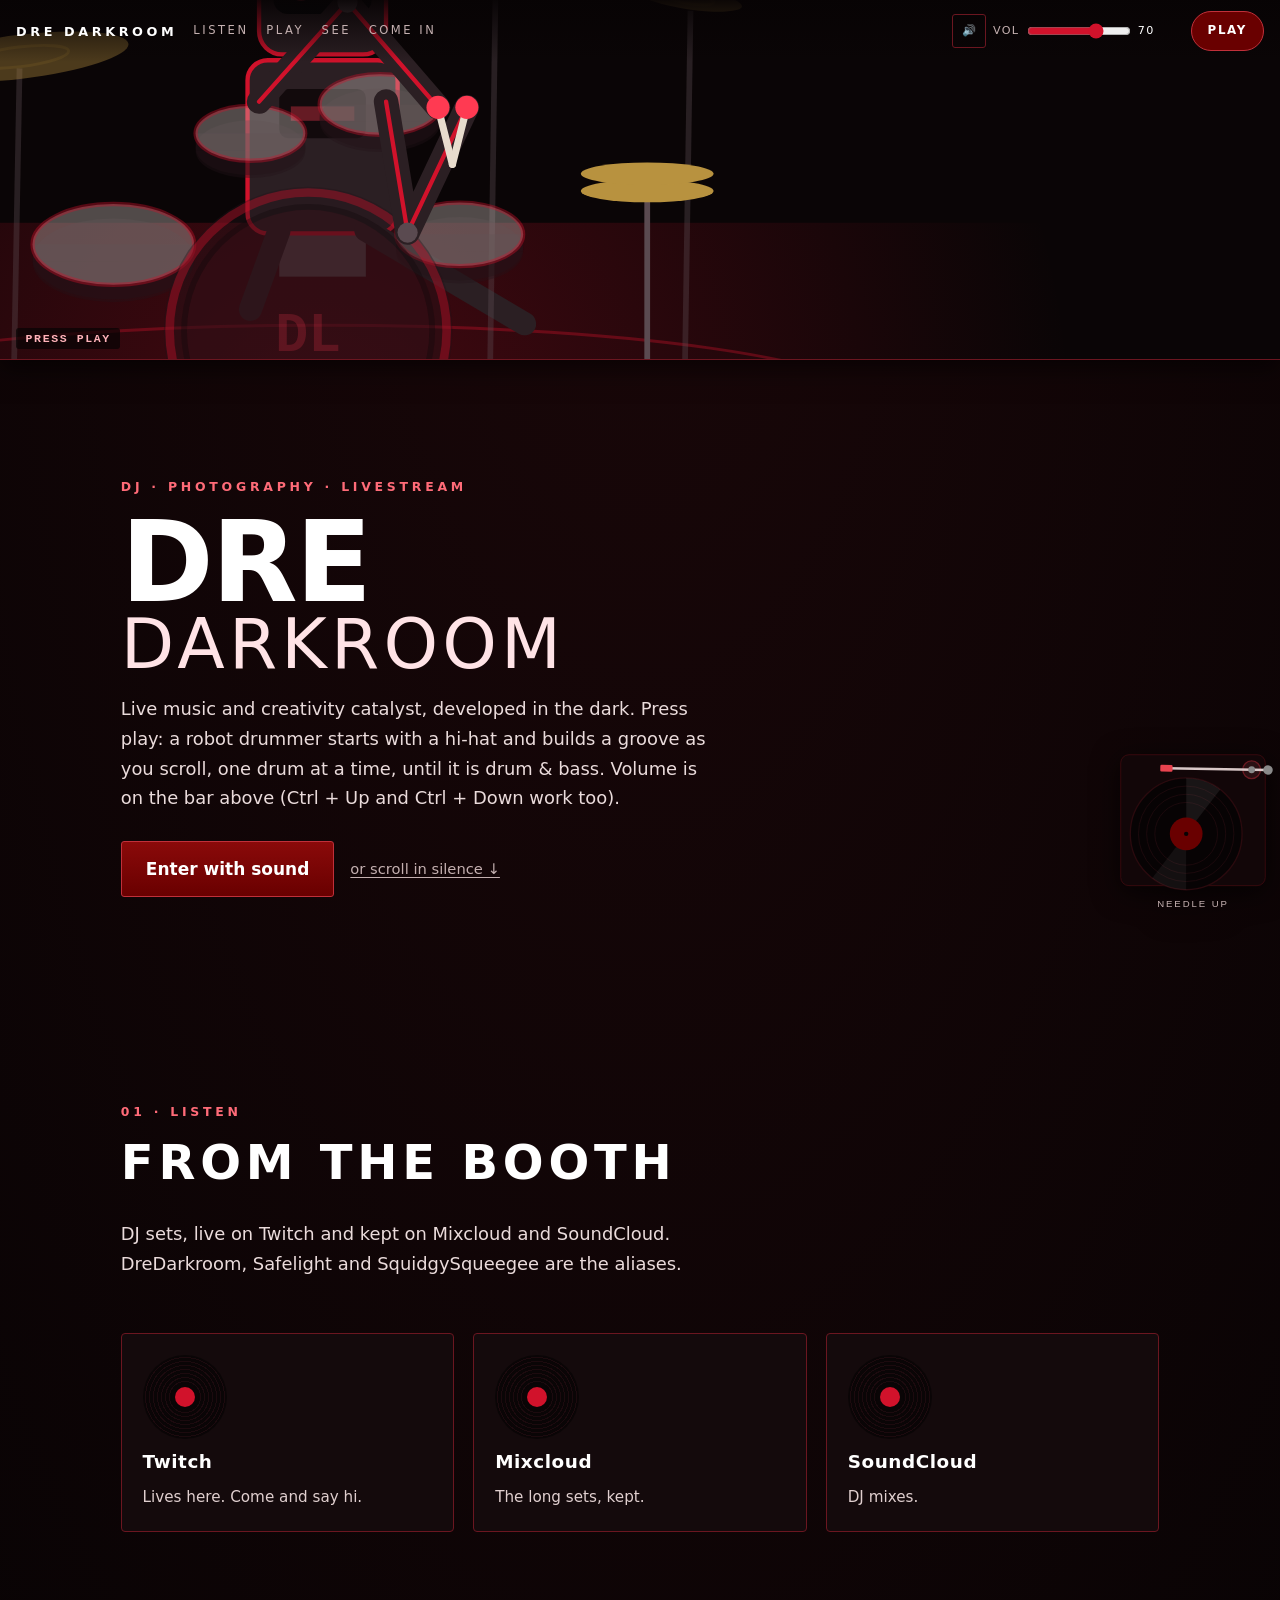
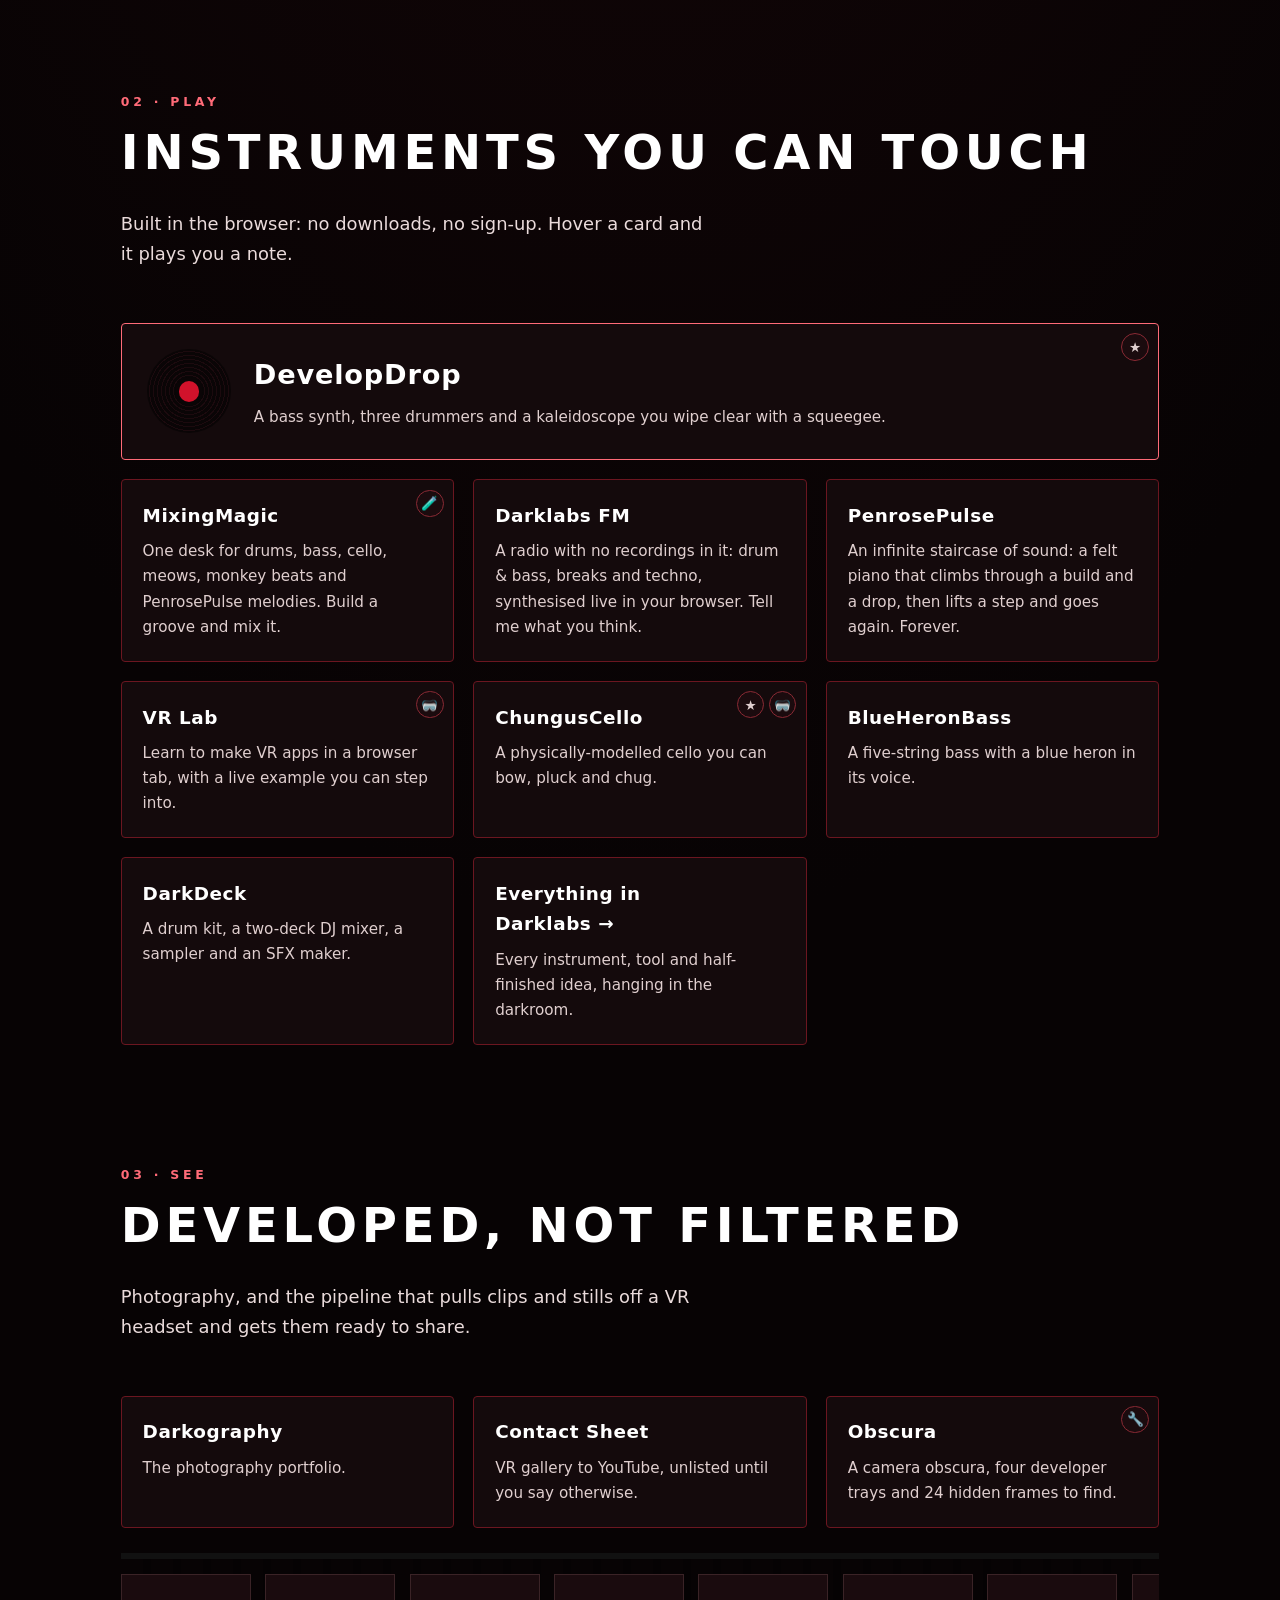
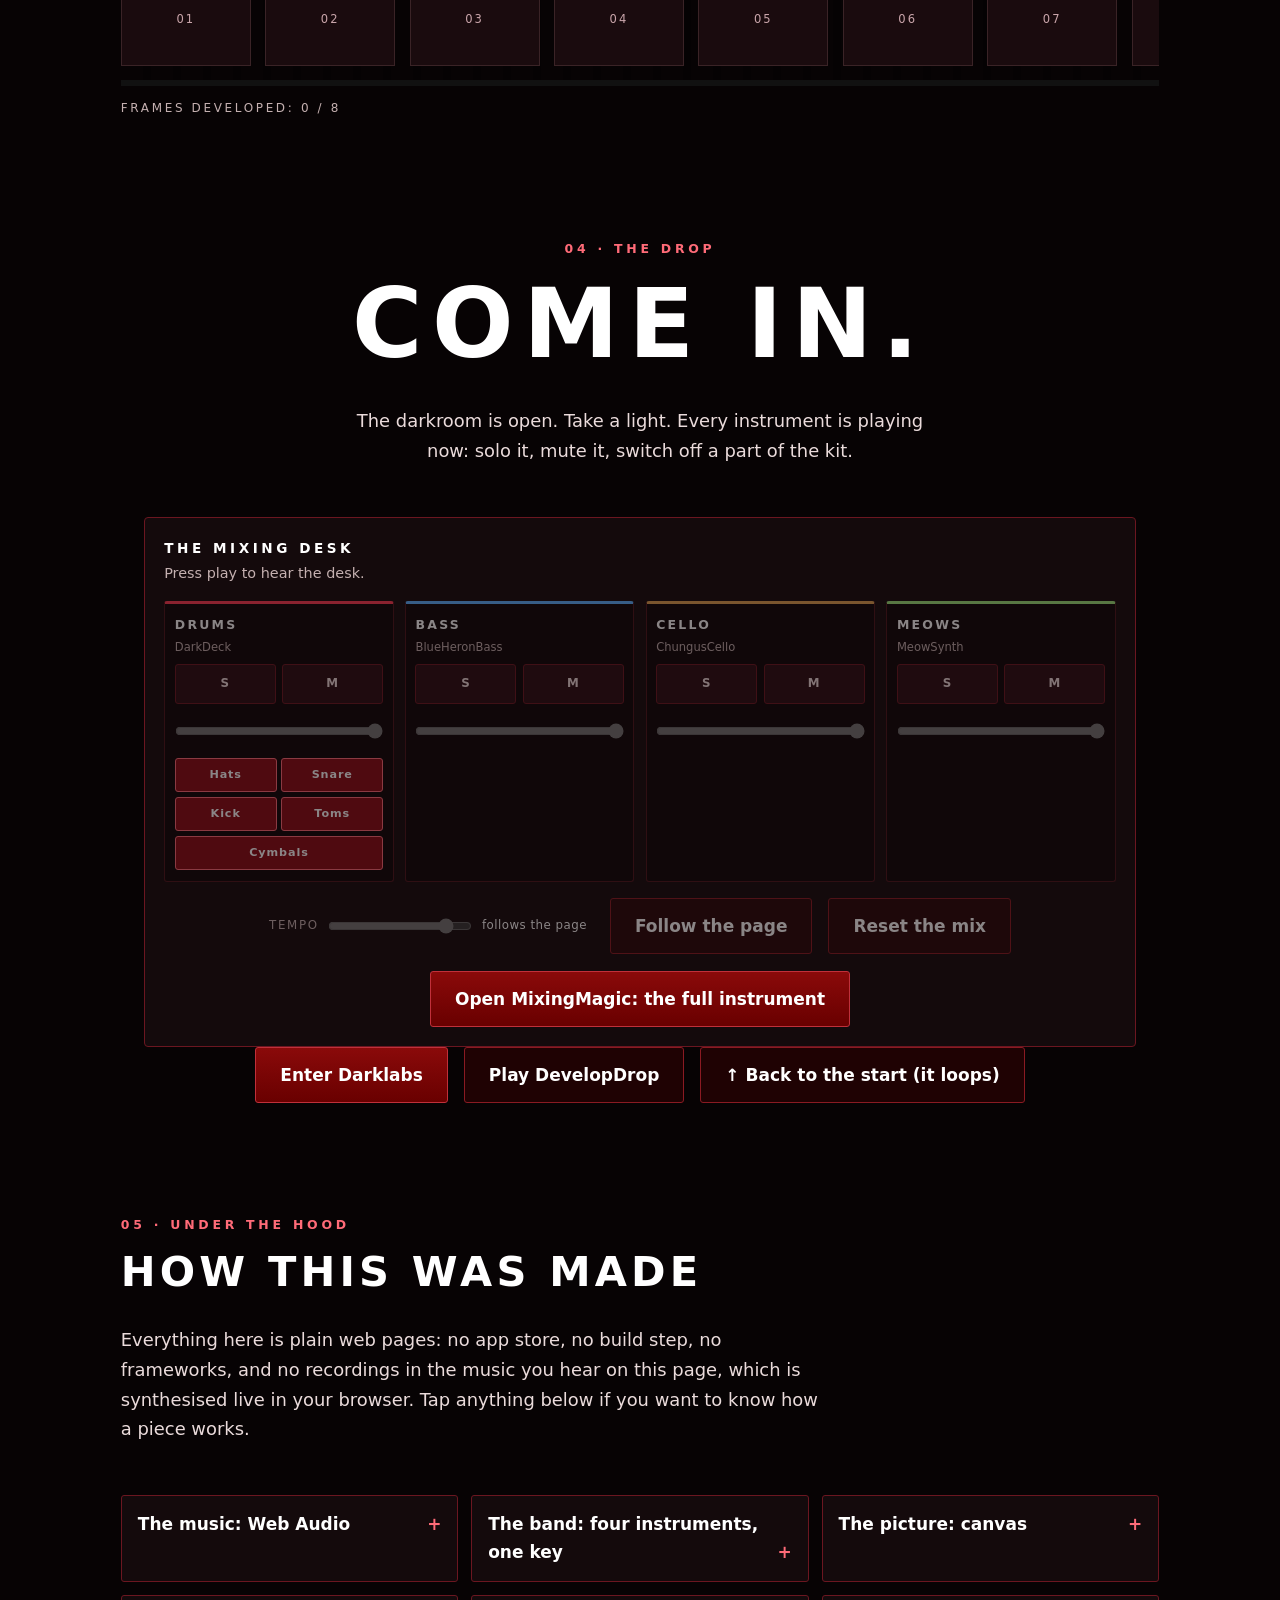
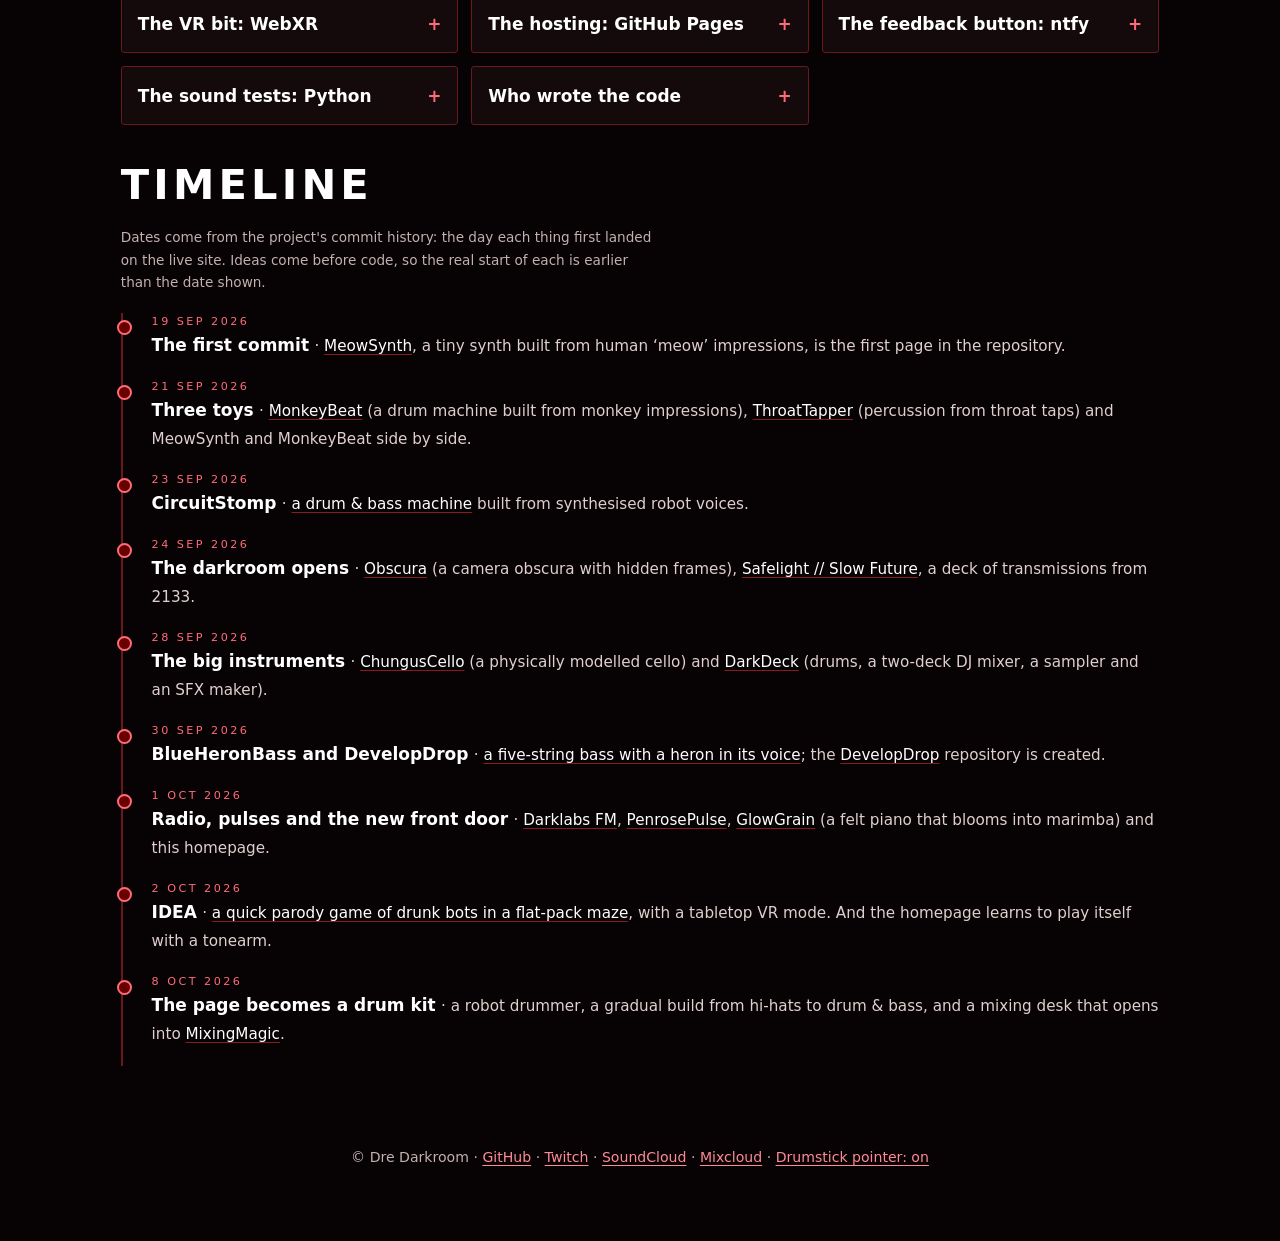
<file: index.html>
<!doctype html>
<html lang="en" data-cursor="stick">
<head>
<meta charset="UTF-8">
<meta name="viewport" content="width=device-width, initial-scale=1, viewport-fit=cover">
<meta name="color-scheme" content="dark">
<meta name="darkreader-lock">
<title>Dre Darkroom | DJ / Photography / Livestream</title>
<meta name="description" content="Dre Darkroom: DJ, photography and livestream, plus instruments and games you can play in the browser. Press play: a robot drummer builds a groove as you scroll.">
<meta name="theme-color" content="#070304">
<link rel="icon" href="data:image/svg+xml,<svg xmlns=%22http://www.w3.org/2000/svg%22 viewBox=%220 0 100 100%22><rect width=%22100%22 height=%22100%22 rx=%2214%22 fill=%22%23060607%22/><text x=%2250%22 y=%2268%22 font-size=%2258%22 font-family=%22monospace%22 font-weight=%22700%22 text-anchor=%22middle%22 fill=%22%23d1122b%22>DD</text></svg>">
<link rel="stylesheet" href="site.css">
</head>
<body>
<div class="stage" id="stage">
  <canvas id="kit" role="img" aria-label="DreDarkbot, a robot drummer, playing the kit in time with the music"></canvas>
  <header class="bar">
    <a class="logo" href="#top">DRE DARKROOM</a>
    <nav aria-label="Sections"><a href="#listen">Listen</a><a href="#play">Play</a><a href="#see">See</a><a href="#drop">Come in</a></nav>
    <div class="ctl">
      <div class="vol" role="group" aria-label="Volume"><button type="button" id="mute" aria-pressed="false" aria-label="Mute">&#128266;</button><span>Vol</span><input id="vol" type="range" min="0" max="100" value="70" aria-label="Volume. Control plus up arrow and control plus down arrow also change it."><output id="volO">70</output></div>
      <button class="snd" id="snd" type="button" aria-pressed="false">Play</button>
    </div>
  </header>
  <p class="now" id="now" aria-hidden="true">press play</p>
</div>
<main>
<section class="screen" id="top">
  <p class="eyebrow">DJ &middot; Photography &middot; Livestream</p>
  <h1>DRE<span>DARKROOM</span></h1>
  <p class="lede">Live music and creativity catalyst, developed in the dark. Press play: a robot drummer starts with a hi-hat and builds a groove as you scroll, one drum at a time, until it is drum &amp; bass. Volume is on the bar above (Ctrl + Up and Ctrl + Down work too).</p>
  <div class="row"><button class="btn" id="enter" type="button">Enter with sound</button><a class="quiet" href="#listen">or scroll in silence &darr;</a></div>
</section>

<section class="screen" id="listen">
  <p class="eyebrow">01 &middot; Listen</p>
  <h2>From the booth</h2>
  <p class="lede">DJ sets, live on Twitch and kept on Mixcloud and SoundCloud. DreDarkroom, Safelight and SquidgySqueegee are the aliases.</p>
  <div class="records">
    <a class="card" href="https://twitch.tv/dredarkroom" rel="noopener" data-n="62"><div class="disc"></div><b>Twitch</b><span>Lives here. Come and say hi.</span></a>
    <a class="card" href="https://mixcloud.com/darkroom" rel="noopener" data-n="65"><div class="disc"></div><b>Mixcloud</b><span>The long sets, kept.</span></a>
    <a class="card" href="https://soundcloud.com/dredarkroom" rel="noopener" data-n="69"><div class="disc"></div><b>SoundCloud</b><span>DJ mixes.</span></a>
  </div>
</section>

<section class="screen" id="play">
  <p class="eyebrow">02 &middot; Play</p>
  <h2>Instruments you can touch</h2>
  <p class="lede">Built in the browser: no downloads, no sign-up. Hover a card and it plays you a note.</p>
  <div class="grid">
    <a class="card hero" href="https://dredarkroom.github.io/DevelopDrop/" rel="noopener" data-n="74"><div class="disc"></div><div><span class="tags"><i class="tag" tabindex="0" role="img" aria-label="Featured" data-tip="Featured: One of the things I most want you to try.">★</i></span><b>DevelopDrop</b><span>A bass synth, three drummers and a kaleidoscope you wipe clear with a squeegee.</span></div></a>
    <a class="card" href="/darklabs/mixingmagic/" data-n="64"><span class="tags"><i class="tag" tabindex="0" role="img" aria-label="Experimental" data-tip="Experimental: A new idea I am still trying out.">🧪</i></span><b>MixingMagic</b><span>One desk for drums, bass, cello, meows, monkey beats and PenrosePulse melodies. Build a groove and mix it.</span></a>
    <a class="card" href="/darklabs/fm/" data-n="67"><b>Darklabs FM</b><span>A radio with no recordings in it: drum &amp; bass, breaks and techno, synthesised live in your browser. Tell me what you think.</span></a>
    <a class="card" href="/darklabs/penrosepulse/" data-n="62"><b>PenrosePulse</b><span>An infinite staircase of sound: a felt piano that climbs through a build and a drop, then lifts a step and goes again. Forever.</span></a>
    <a class="card" href="/darklabs/vr/" data-n="64"><span class="tags"><i class="tag" tabindex="0" role="img" aria-label="VR" data-tip="VR: Made for a headset, and it also works on a flat screen.">🥽</i></span><b>VR Lab</b><span>Learn to make VR apps in a browser tab, with a live example you can step into.</span></a>
    <a class="card" href="/darklabs/chunguscello/" data-n="57"><span class="tags"><i class="tag" tabindex="0" role="img" aria-label="Featured" data-tip="Featured: One of the things I most want you to try.">★</i><i class="tag" tabindex="0" role="img" aria-label="VR" data-tip="VR: Made for a headset, and it also works on a flat screen.">🥽</i></span><b>ChungusCello</b><span>A physically-modelled cello you can bow, pluck and chug.</span></a>
    <a class="card" href="/darklabs/blueheronbass/" data-n="45"><b>BlueHeronBass</b><span>A five-string bass with a blue heron in its voice.</span></a>
    <a class="card" href="/darklabs/drumdj/" data-n="53"><b>DarkDeck</b><span>A drum kit, a two-deck DJ mixer, a sampler and an SFX maker.</span></a>
    <a class="card" href="/darklabs/" data-n="69"><b>Everything in Darklabs &rarr;</b><span>Every instrument, tool and half-finished idea, hanging in the darkroom.</span></a>
  </div>
</section>

<section class="screen" id="see">
  <p class="eyebrow">03 &middot; See</p>
  <h2>Developed, not filtered</h2>
  <p class="lede">Photography, and the pipeline that pulls clips and stills off a VR headset and gets them ready to share.</p>
  <div class="grid">
    <a class="card" href="https://dredarkroom.github.io/darkography/" rel="noopener" data-n="72"><b>Darkography</b><span>The photography portfolio.</span></a>
    <a class="card" href="https://dredarkroom.github.io/contact-sheet/" rel="noopener" data-n="76"><b>Contact Sheet</b><span>VR gallery to YouTube, unlisted until you say otherwise.</span></a>
    <a class="card" href="/darklabs/obscura/" data-n="64"><span class="tags"><i class="tag" tabindex="0" role="img" aria-label="Work in progress" data-tip="Work in progress: Still being built: it works, but expect rough edges.">🔧</i></span><b>Obscura</b><span>A camera obscura, four developer trays and 24 hidden frames to find.</span></a>
  </div>
  <div class="strip" role="group" aria-label="A roll of eight film frames. Some are not blank."><button class="frame" type="button" data-f="1" aria-label="Film frame 01, undeveloped">01</button><button class="frame" type="button" data-f="2" aria-label="Film frame 02, undeveloped">02</button><button class="frame" type="button" data-f="3" aria-label="Film frame 03, undeveloped">03</button><button class="frame" type="button" data-f="4" aria-label="Film frame 04, undeveloped">04</button><button class="frame" type="button" data-f="5" aria-label="Film frame 05, undeveloped">05</button><button class="frame" type="button" data-f="6" aria-label="Film frame 06, undeveloped">06</button><button class="frame" type="button" data-f="7" aria-label="Film frame 07, undeveloped">07</button><button class="frame" type="button" data-f="8" aria-label="Film frame 08, undeveloped">08</button></div><p class="found-count" id="found">Frames developed: 0 / 8</p>
</section>

<section class="screen end" id="drop">
  <p class="eyebrow">04 &middot; The drop</p>
  <h2>Come in.</h2>
  <p class="lede">The darkroom is open. Take a light. Every instrument is playing now: solo it, mute it, switch off a part of the kit.</p>
  <div class="mixer idle" id="mixer" role="group" aria-label="Mix the music: level, mute and solo for each instrument"></div>
  <div id="mm" hidden></div>
  <div class="row" style="justify-content:center"><a class="btn" href="/darklabs/">Enter Darklabs</a><a class="btn ghost" href="https://dredarkroom.github.io/DevelopDrop/" rel="noopener">Play DevelopDrop</a><a class="btn ghost" href="#top">&uarr; Back to the start (it loops)</a></div>
</section>
<section class="screen how" id="how">
  <p class="eyebrow">05 &middot; Under the hood</p>
  <h2>How this was made</h2>
  <p class="lede">Everything here is plain web pages: no app store, no build step, no frameworks, and no recordings in the music you hear on this page, which is synthesised live in your browser. Tap anything below if you want to know how a piece works.</p>
  <div class="tech">
    <details><summary>The music: Web Audio</summary><p>Every sound is rendered once, when you press play, into a short <a href="https://developer.mozilla.org/en-US/docs/Web/API/Web_Audio_API" rel="noopener">Web Audio</a> buffer. Playing a note afterwards is one buffer and one volume: nothing is being synthesised while you scroll, which keeps it smooth. A small scheduler places each hit a moment ahead on the audio clock, and your scroll position decides how much of the arrangement is switched on.</p></details>
    <details><summary>The band: four instruments, one key</summary><p>The drums are <a href="/darklabs/drumdj/">DarkDeck</a>&rsquo;s own recipes. The bass is the string model from <a href="/darklabs/blueheronbass/">BlueHeronBass</a> and the cello is the bowed-string model from <a href="/darklabs/chunguscello/">ChungusCello</a>, each run once offline. The meows are the recordings from <a href="/darklabs/meowsynth/">MeowSynth</a>. All of it is in A minor, and the tempo climbs from 84 to 174 BPM as you scroll.</p></details>
    <details><summary>The picture: canvas</summary><p>DreDarkbot and the kit are drawn on a plain 2D canvas. Its arms are solved from the shoulder to wherever the next hit lands, and the camera glides toward the part of the kit that is about to join in. The hits it plays are the very ones the audio schedules, so what you see lands with what you hear. The 3D icons in Darklabs (switched off unless you ask) use <a href="https://threejs.org" rel="noopener">three.js</a>.</p></details>
    <details><summary>The VR bit: WebXR</summary><p><a href="https://developer.mozilla.org/en-US/docs/Web/API/WebXR_Device_API" rel="noopener">WebXR</a> lets a web page run in a headset's browser. The IDEA game uses it for a tabletop view you can lean over. It is a prototype: it has not been tested on every headset.</p></details>
    <details><summary>The hosting: GitHub Pages</summary><p>The site is a folder of files on <a href="https://pages.github.com" rel="noopener">GitHub Pages</a>. Every page is hand-readable: view source and it is all there. The project's history is in the commit log, which is where the dates below come from.</p></details>
    <details><summary>The feedback button: ntfy</summary><p>The &ldquo;tell me what you think&rdquo; form on Darklabs FM sends a message through <a href="https://ntfy.sh" rel="noopener">ntfy</a>, a free notification service, straight to a phone. No account, no email address is collected.</p></details>
    <details><summary>The sound tests: Python</summary><p>Some of the sound design was measured rather than guessed: small Python scripts (numpy, scipy) slice recordings, score them and draw spectrograms, so a sound can be compared with another by numbers as well as by ear.</p></details>
    <details><summary>Who wrote the code</summary><p>The ideas, the taste and every decision are Dre's. Much of the code was written with AI coding assistants (Claude Code in particular, with others used for review and research), directed and tested by Dre, and then checked in a browser. Nothing here claims otherwise.</p></details>
  </div>
  <h2>Timeline</h2>
  <p class="tl-note">Dates come from the project's commit history: the day each thing first landed on the live site. Ideas come before code, so the real start of each is earlier than the date shown.</p>
  <ol class="tl" id="timeline">
    <li><time datetime="2026-09-19">19 Sep 2026</time><b>The first commit</b> <span>&middot; <a href="/darklabs/meowsynth/">MeowSynth</a>, a tiny synth built from human &lsquo;meow&rsquo; impressions, is the first page in the repository.</span></li>
    <li><time datetime="2026-09-21">21 Sep 2026</time><b>Three toys</b> <span>&middot; <a href="/darklabs/monkeybeat/">MonkeyBeat</a> (a drum machine built from monkey impressions), <a href="/darklabs/throattapper/">ThroatTapper</a> (percussion from throat taps) and MeowSynth and MonkeyBeat side by side.</span></li>
    <li><time datetime="2026-09-23">23 Sep 2026</time><b>CircuitStomp</b> <span>&middot; <a href="/darklabs/circuitstomp/">a drum &amp; bass machine</a> built from synthesised robot voices.</span></li>
    <li><time datetime="2026-09-24">24 Sep 2026</time><b>The darkroom opens</b> <span>&middot; <a href="/darklabs/obscura/">Obscura</a> (a camera obscura with hidden frames), <a href="/darklabs/safelight/">Safelight // Slow Future</a>, a deck of transmissions from 2133.</span></li>
    <li><time datetime="2026-09-28">28 Sep 2026</time><b>The big instruments</b> <span>&middot; <a href="/darklabs/chunguscello/">ChungusCello</a> (a physically modelled cello) and <a href="/darklabs/drumdj/">DarkDeck</a> (drums, a two-deck DJ mixer, a sampler and an SFX maker).</span></li>
    <li><time datetime="2026-09-30">30 Sep 2026</time><b>BlueHeronBass and DevelopDrop</b> <span>&middot; <a href="/darklabs/blueheronbass/">a five-string bass with a heron in its voice</a>; the <a href="https://dredarkroom.github.io/DevelopDrop/" rel="noopener">DevelopDrop</a> repository is created.</span></li>
    <li><time datetime="2026-10-01">1 Oct 2026</time><b>Radio, pulses and the new front door</b> <span>&middot; <a href="/darklabs/fm/">Darklabs FM</a>, <a href="/darklabs/penrosepulse/">PenrosePulse</a>, <a href="/darklabs/glowgrain/">GlowGrain</a> (a felt piano that blooms into marimba) and this homepage.</span></li>
    <li><time datetime="2026-10-02">2 Oct 2026</time><b>IDEA</b> <span>&middot; <a href="/darklabs/idea/">a quick parody game of drunk bots in a flat-pack maze</a>, with a tabletop VR mode. And the homepage learns to play itself with a tonearm.</span></li>
    <li><time datetime="2026-10-08">8 Oct 2026</time><b>The page becomes a drum kit</b> <span>&middot; a robot drummer, a gradual build from hi-hats to drum &amp; bass, and a mixing desk that opens into <a href="/darklabs/mixingmagic/">MixingMagic</a>.</span></li>
  </ol>
</section>
</main>
<footer><p>&copy; Dre Darkroom &middot; <a href="https://github.com/DreDarkroom">GitHub</a> &middot; <a href="https://twitch.tv/dredarkroom" rel="noopener">Twitch</a> &middot; <a href="https://soundcloud.com/dredarkroom" rel="noopener">SoundCloud</a> &middot; <a href="https://mixcloud.com/darkroom" rel="noopener">Mixcloud</a> &middot; <button type="button" id="curBtn">Drumstick pointer: on</button></p></footer>
<button class="deck" id="deck" type="button" aria-pressed="false" aria-label="Record deck. Drops the needle: turns the sound on and slowly scrolls the page. Press again to lift the needle.">
  <svg viewBox="0 0 220 200" aria-hidden="true">
    <rect x="4" y="4" width="212" height="192" rx="12" fill="#120608" stroke="#4a0c12"/>
    <g class="rec"><circle cx="100" cy="120" r="82" fill="#070304" stroke="#2a0a0e" stroke-width="2"/>
      <circle cx="100" cy="120" r="70" fill="none" stroke="#1d0a0d" stroke-width="1.4"/><circle cx="100" cy="120" r="58" fill="none" stroke="#1d0a0d" stroke-width="1.4"/><circle cx="100" cy="120" r="46" fill="none" stroke="#1d0a0d" stroke-width="1.4"/>
      <path d="M100 120 L100 38 A82 82 0 0 1 150 55 Z" fill="rgba(255,255,255,.07)"/><path d="M100 120 L100 202 A82 82 0 0 1 50 185 Z" fill="rgba(255,255,255,.05)"/>
      <circle cx="100" cy="120" r="24" fill="#690000"/><circle cx="100" cy="120" r="3.2" fill="#070304"/></g>
    <circle cx="196" cy="26" r="13" fill="#2a1013" stroke="#6b1a22" stroke-width="2"/>
    <g class="arm" id="arm" style="transform:translate(196px,26px) rotate(181deg)">
      <line x1="-24" y1="0" x2="124" y2="0" stroke="#d9c8c8" stroke-width="3.6" stroke-linecap="round"/><circle cx="-24" cy="0" r="7" fill="#8a8a8a"/>
      <rect x="116" y="-5" width="18" height="10" rx="2" fill="#e8434f"/><circle cx="196" cy="26" r="0" fill="none"/>
    </g>
    <circle cx="196" cy="26" r="5" fill="#8a8a8a"/>
  </svg><span class="tag2" id="deckTag">needle up</span></button>

<div id="toast" role="status" aria-live="polite"></div>
<dialog id="dino" aria-label="A hidden dinosaur"><pre>                 __
                / _)
       _.----._/ /
      /         /
   __/ (  | (  |
  /__.-'|_|--|_|</pre><p>Frame 04 wasn't blank. It never was a bug.</p><p style="margin-top:.8rem"><button type="button" id="dinoX">Close</button></p></dialog>
<script type="module" src="site.js"></script>
</body>
</html>
</file>
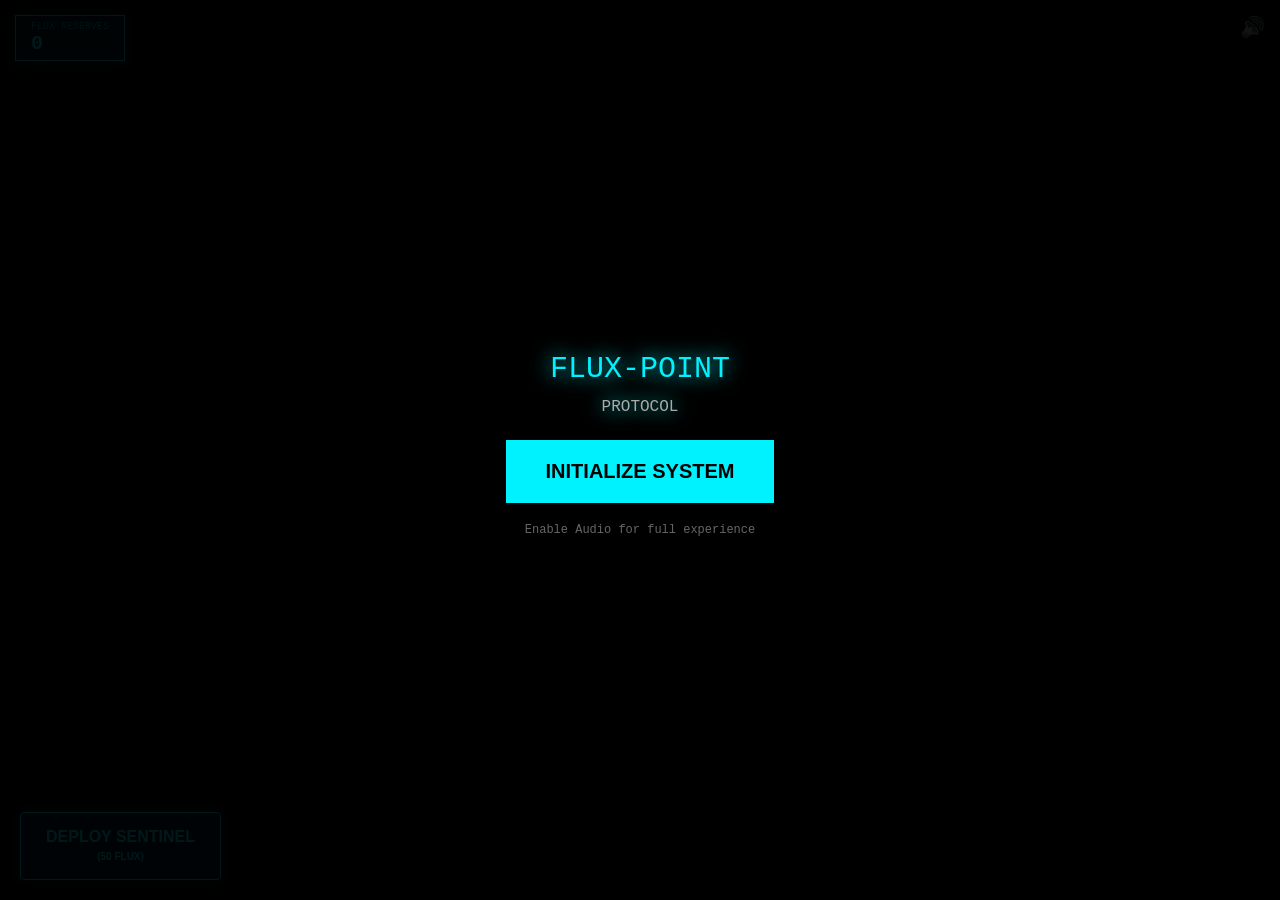
<file: flux.html>
<!DOCTYPE html>
<html>
<head>
    <meta name="viewport" content="width=device-width, initial-scale=1, maximum-scale=1, user-scalable=no">
    <title>Flux-Point: Audio Update</title>
    <style>
        body { margin: 0; background: #050505; color: #00f2ff; font-family: 'Courier New', Courier, monospace; overflow: hidden; user-select: none; }
        canvas { display: block; touch-action: none; }
        
        /* UI Layer */
        #ui-layer { position: absolute; top: 0; left: 0; width: 100%; height: 100%; pointer-events: none; display: flex; flex-direction: column; justify-content: space-between; }
        
        /* Top Bar */
        .top-bar { display: flex; justify-content: space-between; padding: 15px; background: linear-gradient(to bottom, rgba(0,0,0,0.8), transparent); }
        .resource-box { border: 1px solid #00f2ff; padding: 5px 15px; background: rgba(0, 242, 255, 0.1); box-shadow: 0 0 10px rgba(0, 242, 255, 0.2); }
        .res-label { font-size: 10px; opacity: 0.7; }
        .res-val { font-size: 20px; font-weight: bold; }

        /* Bottom Bar */
        .bottom-bar { padding: 20px; display: flex; gap: 10px; pointer-events: auto; align-items: flex-end; }
        
        /* Buttons */
        .btn { 
            background: #002233; border: 1px solid #00f2ff; color: #00f2ff; 
            padding: 15px 25px; font-size: 16px; font-weight: bold; 
            text-transform: uppercase; border-radius: 4px; 
            box-shadow: 0 0 10px rgba(0, 242, 255, 0.1);
            active: scale(0.95);
        }
        .btn:active { background: #00f2ff; color: black; }
        .btn:disabled { opacity: 0.3; border-color: #555; color: #555; }

        /* Audio Toggle */
        #audio-btn { position: absolute; top: 15px; right: 15px; font-size: 20px; pointer-events: auto; cursor: pointer; }

        /* Start Screen Overlay */
        #overlay {
            position: absolute; top: 0; left: 0; width: 100%; height: 100%;
            background: rgba(0,0,0,0.9); z-index: 10;
            display: flex; flex-direction: column; align-items: center; justify-content: center;
            pointer-events: auto;
        }
        .title { font-size: 30px; margin-bottom: 20px; text-shadow: 0 0 20px #00f2ff; text-align: center;}
        .start-btn { 
            padding: 20px 40px; background: #00f2ff; color: black; font-weight: bold; font-size: 20px; 
            border: none; cursor: pointer; animation: pulse 1.5s infinite;
        }
        @keyframes pulse { 0% { transform: scale(1); } 50% { transform: scale(1.05); } 100% { transform: scale(1); } }
    </style>
</head>
<body>

    <div id="overlay">
        <div class="title">FLUX-POINT<br><span style="font-size:16px; color: #aaa;">PROTOCOL</span></div>
        <button class="start-btn" onclick="startGame()">INITIALIZE SYSTEM</button>
        <p style="margin-top:20px; color: #666; font-size: 12px;">Enable Audio for full experience</p>
    </div>

    <div id="ui-layer">
        <div class="top-bar">
            <div class="resource-box">
                <div class="res-label">FLUX RESERVES</div>
                <div class="res-val" id="flux-display">0</div>
            </div>
            <div id="audio-btn" onclick="toggleMusic()">🔊</div>
        </div>
        <div class="bottom-bar">
            <button class="btn" id="spawn-btn" onclick="spawnUnit()">DEPLOY SENTINEL<br><span style="font-size:10px">(50 FLUX)</span></button>
        </div>
    </div>

    <canvas id="gameCanvas"></canvas>

    <script>
        // --- AUDIO ENGINE (Synthesizer) ---
        let audioCtx;
        let isMuted = false;
        let nextNoteTime = 0;
        let noteIndex = 0;
        const tempo = 170; // DnB Speed
        const lookahead = 25.0;
        const scheduleAheadTime = 0.1;
        let isPlaying = false;

        function initAudio() {
            const AudioContext = window.AudioContext || window.webkitAudioContext;
            audioCtx = new AudioContext();
            nextNoteTime = audioCtx.currentTime;
            isPlaying = true;
            scheduler();
        }

        function playSound(type) {
            if (isMuted || !audioCtx) return;
            const osc = audioCtx.createOscillator();
            const gainNode = audioCtx.createGain();
            osc.connect(gainNode);
            gainNode.connect(audioCtx.destination);

            const now = audioCtx.currentTime;

            if (type === 'select') {
                osc.type = 'square';
                osc.frequency.setValueAtTime(440, now);
                osc.frequency.exponentialRampToValueAtTime(880, now + 0.1);
                gainNode.gain.setValueAtTime(0.1, now);
                gainNode.gain.exponentialRampToValueAtTime(0.01, now + 0.1);
                osc.start(now);
                osc.stop(now + 0.1);
            } else if (type === 'move') {
                osc.type = 'sine';
                osc.frequency.setValueAtTime(800, now);
                osc.frequency.exponentialRampToValueAtTime(200, now + 0.2);
                gainNode.gain.setValueAtTime(0.1, now);
                gainNode.gain.exponentialRampToValueAtTime(0.01, now + 0.2);
                osc.start(now);
                osc.stop(now + 0.2);
            } else if (type === 'spawn') {
                osc.type = 'sawtooth';
                osc.frequency.setValueAtTime(110, now);
                osc.frequency.linearRampToValueAtTime(55, now + 0.3);
                gainNode.gain.setValueAtTime(0.2, now);
                gainNode.gain.linearRampToValueAtTime(0.01, now + 0.3);
                osc.start(now);
                osc.stop(now + 0.3);
            }
        }

        // --- MUSIC SEQUENCER (DnB Pattern) ---
        function playDrum(time, type) {
            if (isMuted) return;
            const osc = audioCtx.createOscillator();
            const gain = audioCtx.createGain();
            osc.connect(gain);
            gain.connect(audioCtx.destination);

            if (type === 'kick') {
                osc.frequency.setValueAtTime(150, time);
                osc.frequency.exponentialRampToValueAtTime(0.01, time + 0.5);
                gain.gain.setValueAtTime(0.5, time);
                gain.gain.exponentialRampToValueAtTime(0.01, time + 0.5);
                osc.start(time);
                osc.stop(time + 0.5);
            } else if (type === 'snare') {
                // Noise buffer for snare
                const bufferSize = audioCtx.sampleRate * 0.1; // 100ms
                const buffer = audioCtx.createBuffer(1, bufferSize, audioCtx.sampleRate);
                const data = buffer.getChannelData(0);
                for (let i = 0; i < bufferSize; i++) { data[i] = Math.random() * 2 - 1; }
                
                const noise = audioCtx.createBufferSource();
                noise.buffer = buffer;
                const noiseGain = audioCtx.createGain();
                noise.connect(noiseGain);
                noiseGain.connect(audioCtx.destination);
                noiseGain.gain.setValueAtTime(0.3, time);
                noiseGain.gain.exponentialRampToValueAtTime(0.01, time + 0.1);
                noise.start(time);
            } else if (type === 'bass') {
                osc.type = 'sawtooth';
                osc.frequency.setValueAtTime(55, time); // Low A
                gain.gain.setValueAtTime(0.2, time);
                gain.gain.linearRampToValueAtTime(0.01, time + 0.2);
                osc.start(time);
                osc.stop(time + 0.2);
            } else if (type === 'lead') {
                osc.type = 'square';
                // Arpeggio notes
                const notes = [440, 554, 659, 880]; 
                const pitch = notes[Math.floor(Math.random() * notes.length)];
                osc.frequency.setValueAtTime(pitch, time);
                gain.gain.setValueAtTime(0.05, time);
                gain.gain.exponentialRampToValueAtTime(0.001, time + 0.1);
                osc.start(time);
                osc.stop(time + 0.1);
            }
        }

        function scheduleNote(beatNumber, time) {
            const secondsPerBeat = 60.0 / tempo;
            // DnB Breakbeat Pattern (16 steps)
            // K = Kick, S = Snare, - = Empty
            const kickPattern =  [1,0,0,0, 0,0,1,0, 0,0,1,0, 0,0,0,0];
            const snarePattern = [0,0,0,0, 1,0,0,0, 0,0,0,0, 1,0,0,0];
            const bassPattern =  [1,0,1,0, 0,0,1,0, 1,0,1,0, 0,0,0,0];

            const step = beatNumber % 16;

            if (kickPattern[step]) playDrum(time, 'kick');
            if (snarePattern[step]) playDrum(time, 'snare');
            if (bassPattern[step]) playDrum(time, 'bass');
            
            // Random spacey arps on off-beats
            if (Math.random() > 0.7) playDrum(time, 'lead');
        }

        function scheduler() {
            const secondsPerBeat = 60.0 / tempo;
            const stepsPerBeat = 4; // 16th notes
            const stepTime = secondsPerBeat / stepsPerBeat;

            while (nextNoteTime < audioCtx.currentTime + scheduleAheadTime) {
                scheduleNote(noteIndex, nextNoteTime);
                nextNoteTime += stepTime;
                noteIndex++;
            }
            if (isPlaying) requestAnimationFrame(scheduler);
        }

        function toggleMusic() {
            isMuted = !isMuted;
            document.getElementById('audio-btn').innerText = isMuted ? '🔇' : '🔊';
        }

        // --- GAME LOGIC ---
        const canvas = document.getElementById('gameCanvas');
        const ctx = canvas.getContext('2d');
        const fluxDisplay = document.getElementById('flux-display');
        const spawnBtn = document.getElementById('spawn-btn');

        let flux = 10;
        let selectedUnit = null;
        let targetAnim = null; // {x, y, age}

        const nodes = [
            { x: 0.5, y: 0.2, radius: 40, captured: false, progress: 0 },
            { x: 0.2, y: 0.5, radius: 40, captured: false, progress: 0 },
            { x: 0.8, y: 0.5, radius: 40, captured: false, progress: 0 },
            { x: 0.5, y: 0.8, radius: 40, captured: false, progress: 0 }
        ];

        const units = [];

        function startGame() {
            document.getElementById('overlay').style.display = 'none';
            initAudio();
            initGame();
        }

        function initGame() {
            resize();
            // Start with one unit
            units.push({ x: canvas.width/2, y: canvas.height - 50, tx: canvas.width/2, ty: canvas.height - 50, color: '#00f2ff' });
            loop();
        }

        function spawnUnit() {
            if (flux >= 50) {
                flux -= 50;
                playSound('spawn');
                units.push({ 
                    x: canvas.width / 2, 
                    y: canvas.height - 20, 
                    tx: canvas.width / 2, 
                    ty: canvas.height - 100, // Walk out a bit
                    color: '#00f2ff' 
                });
            }
        }

        function update() {
            flux += 0.05;
            fluxDisplay.innerText = Math.floor(flux);

            // Update Buttons
            spawnBtn.disabled = flux < 50;

            // Move Units
            units.forEach(u => {
                const dx = u.tx - u.x;
                const dy = u.ty - u.y;
                const dist = Math.sqrt(dx*dx + dy*dy);
                
                if (dist > 2) {
                    u.x += dx * 0.05;
                    u.y += dy * 0.05;
                }

                // Capture Logic
                nodes.forEach(n => {
                    const dNode = Math.hypot(u.x - (n.x * canvas.width), u.y - (n.y * canvas.height));
                    if (dNode < n.radius) {
                        n.progress += 0.5;
                        if (n.progress > 100) { n.progress = 100; n.captured = true; }
                    }
                });
            });
        }

        function draw() {
            // Background Grid
            ctx.fillStyle = '#050505';
            ctx.fillRect(0, 0, canvas.width, canvas.height);
            ctx.strokeStyle = '#112233';
            ctx.lineWidth = 1;
            const gridSize = 40;
            const offset = (Date.now() / 50) % gridSize; // Moving grid effect
            
            for(let i=0; i<canvas.width; i+=gridSize) { 
                ctx.beginPath(); ctx.moveTo(i,0); ctx.lineTo(i,canvas.height); ctx.stroke(); 
            }
            for(let j=offset; j<canvas.height; j+=gridSize) { 
                ctx.beginPath(); ctx.moveTo(0,j); ctx.lineTo(canvas.width,j); ctx.stroke(); 
            }

            // Draw Nodes
            nodes.forEach(n => {
                const nx = n.x * canvas.width;
                const ny = n.y * canvas.height;
                
                ctx.beginPath();
                ctx.arc(nx, ny, n.radius, 0, Math.PI*2);
                ctx.strokeStyle = n.captured ? '#00f2ff' : '#444';
                ctx.lineWidth = 2;
                ctx.setLineDash(n.captured ? [] : [5,5]);
                ctx.stroke();
                ctx.setLineDash([]);
                
                // Progress Fill
                if (n.progress > 0) {
                    ctx.beginPath();
                    ctx.arc(nx, ny, n.radius * (n.progress/100), 0, Math.PI*2);
                    ctx.fillStyle = 'rgba(0, 242, 255, 0.3)';
                    ctx.fill();
                }
            });

            // Target Animation
            if (targetAnim) {
                targetAnim.age++;
                if (targetAnim.age < 20) {
                    ctx.save();
                    ctx.translate(targetAnim.x, targetAnim.y);
                    ctx.rotate(targetAnim.age * 0.5);
                    ctx.strokeStyle = 'white';
                    ctx.lineWidth = 2;
                    ctx.beginPath();
                    ctx.moveTo(-10, -10); ctx.lineTo(10, 10);
                    ctx.moveTo(10, -10); ctx.lineTo(-10, 10);
                    ctx.stroke();
                    ctx.restore();
                } else {
                    targetAnim = null;
                }
            }

            // Draw Units
            units.forEach(u => {
                ctx.shadowBlur = 10;
                ctx.shadowColor = u.color;
                ctx.fillStyle = u.color;
                ctx.beginPath();
                ctx.arc(u.x, u.y, 10, 0, Math.PI*2);
                ctx.fill();
                ctx.shadowBlur = 0;

                if (u === selectedUnit) {
                    ctx.strokeStyle = 'white';
                    ctx.lineWidth = 2;
                    ctx.stroke();
                }
            });
        }

        function loop() {
            update();
            draw();
            requestAnimationFrame(loop);
        }

        function resize() {
            canvas.width = window.innerWidth;
            canvas.height = window.innerHeight;
        }

        // Controls
        canvas.addEventListener('pointerdown', (e) => {
            const x = e.clientX;
            const y = e.clientY;
            let clickedUnit = false;

            // Select Unit
            units.forEach(u => {
                if (Math.hypot(u.x - x, u.y - y) < 30) {
                    selectedUnit = u;
                    clickedUnit = true;
                    playSound('select');
                }
            });

            // Move Unit
            if (!clickedUnit && selectedUnit) {
                selectedUnit.tx = x;
                selectedUnit.ty = y;
                targetAnim = { x: x, y: y, age: 0 };
                playSound('move');
            }
        });

        window.addEventListener('resize', resize);

    </script>
</body>
</html>
</file>
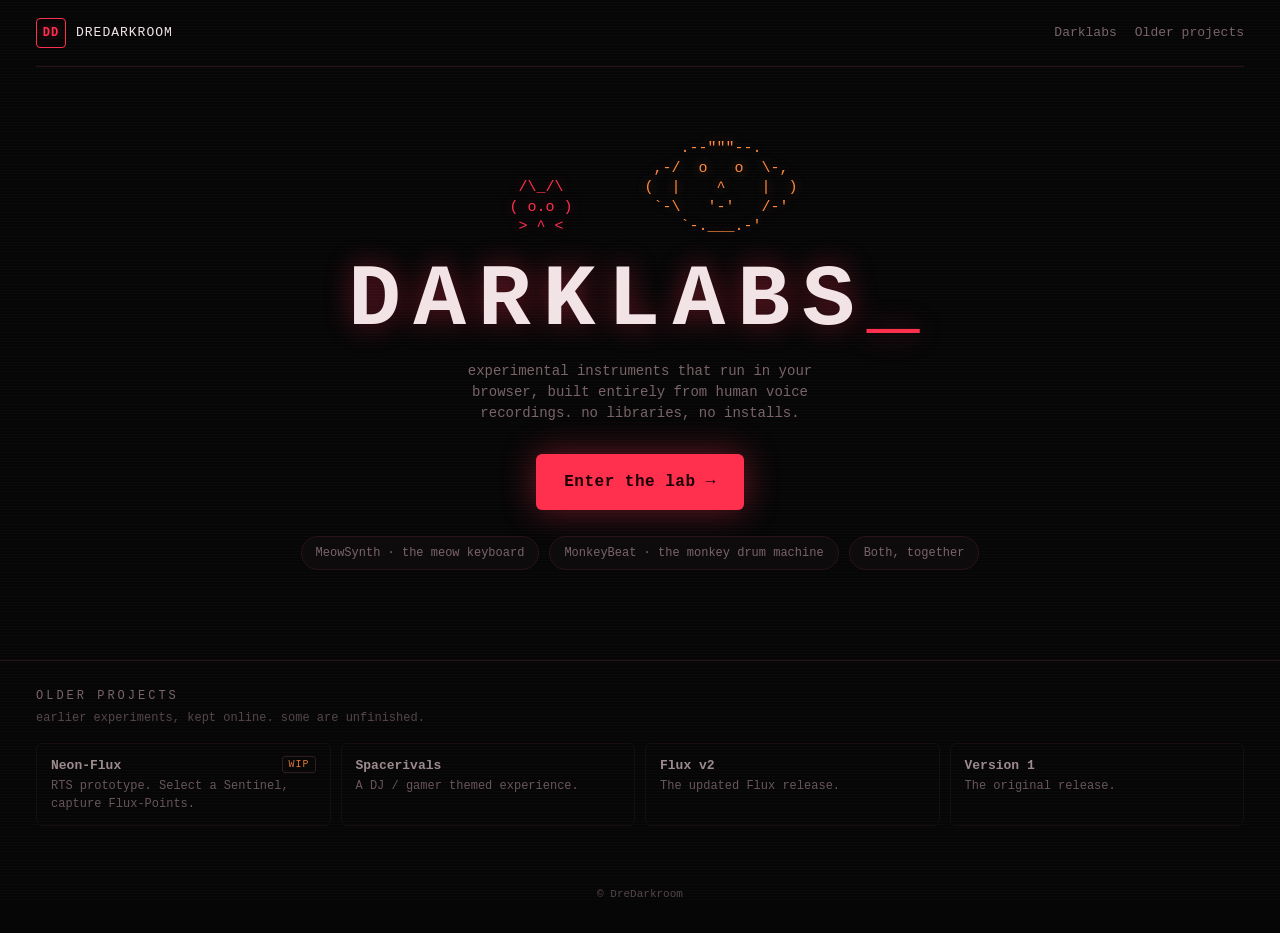
<file: index_darklabs_old.html>
<!doctype html>
<html lang="en">
<head>
<meta charset="UTF-8">
<meta name="viewport" content="width=device-width, initial-scale=1, viewport-fit=cover">
<title>Dre Darklabs</title>
<meta name="description" content="Dre Darklabs: experimental browser instruments built from human voice recordings. Play MeowSynth, MonkeyBeat, or both together.">
<link rel="icon" href="data:image/svg+xml,<svg xmlns=%22http://www.w3.org/2000/svg%22 viewBox=%220 0 100 100%22><rect width=%22100%22 height=%22100%22 rx=%2214%22 fill=%22%23060607%22/><text x=%2250%22 y=%2268%22 font-size=%2258%22 font-family=%22monospace%22 font-weight=%22700%22 text-anchor=%22middle%22 fill=%22%23ff2f4e%22>DD</text></svg>">
<link rel="stylesheet" href="hub.css">
</head>
<body>

<div class="wrap">
  <header class="bar">
    <a class="brand" href="./"><b>DD</b><span>DREDARKROOM</span></a>
    <nav aria-label="Site">
      <a href="/darklabs/">Darklabs</a>
      <a href="#archive">Older projects</a>
    </nav>
  </header>

  <section class="hero">
    <div class="ascii" aria-hidden="true">
<pre>    /\_/\
   ( o.o )
    &gt; ^ &lt;</pre>
<pre class="alt">    .--"""--.
 ,-/  o   o  \-,
(  |    ^    |  )
 `-\   '-'   /-'
    `-.___.-'</pre>
    </div>

    <h1>DARKLABS<span class="blink">_</span></h1>
    <p class="tag">experimental instruments that run in your browser, built entirely from human voice recordings. no libraries, no installs.</p>

    <a class="cta" href="/darklabs/">Enter the lab &rarr;</a>

    <div class="chips">
      <a class="chip" href="/darklabs/meowsynth/">MeowSynth · the meow keyboard</a>
      <a class="chip" href="/darklabs/monkeybeat/">MonkeyBeat · the monkey drum machine</a>
      <a class="chip" href="/darklabs/both/">Both, together</a>
    </div>
  </section>
</div>

<section class="archive" id="archive">
  <div class="wrap">
    <h2>Older projects</h2>
    <p>earlier experiments, kept online. some are unfinished.</p>
    <div class="arc-grid">
      <a class="arc" href="rts/"><span class="wip">WIP</span><b>Neon-Flux</b>RTS prototype. Select a Sentinel, capture Flux-Points.</a>
      <a class="arc" href="spacerivals.html"><b>Spacerivals</b>A DJ / gamer themed experience.</a>
      <a class="arc" href="flux.html"><b>Flux v2</b>The updated Flux release.</a>
      <a class="arc" href="index_v1.html"><b>Version 1</b>The original release.</a>
    </div>
  </div>
</section>

<footer>&copy; DreDarkroom</footer>

</body>
</html>
</file>
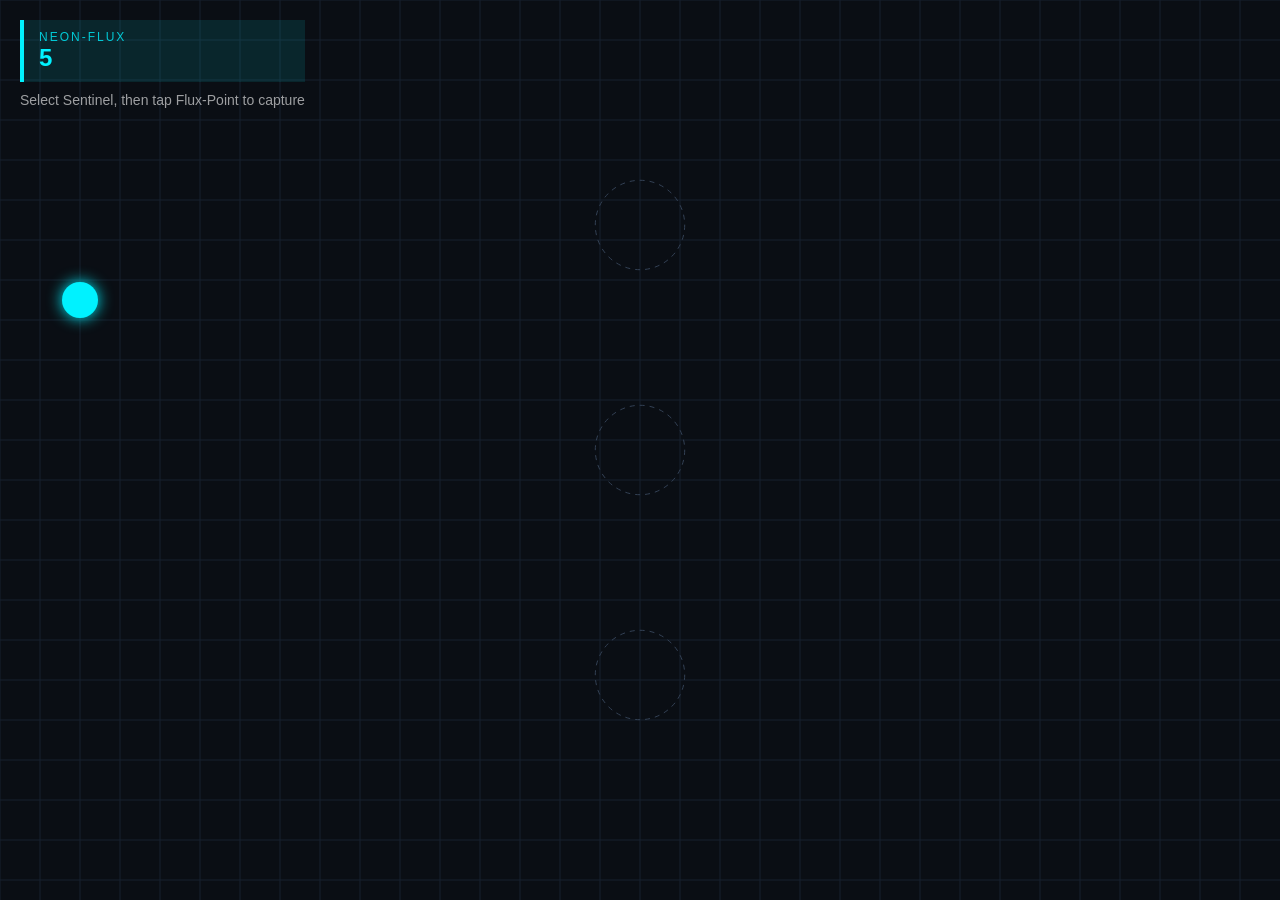
<file: index_v1.html>
<!DOCTYPE html>
<html>
<head>
    <meta name="viewport" content="width=device-width, initial-scale=1, maximum-scale=1, user-scalable=no">
    <title>Flux-Point Protocol</title>
    <style>
        body { margin: 0; background: #0a0e14; color: #00f2ff; font-family: 'Segoe UI', Roboto, sans-serif; overflow: hidden; }
        #ui { position: absolute; top: 20px; left: 20px; pointer-events: none; }
        canvas { display: block; touch-action: none; }
        .stat-box { background: rgba(0, 242, 255, 0.1); border-left: 4px solid #00f2ff; padding: 10px 15px; }
        .label { font-size: 12px; text-transform: uppercase; letter-spacing: 2px; opacity: 0.8; }
        .value { font-size: 24px; font-weight: bold; font-variant-numeric: tabular-nums; }
        #instruction { margin-top: 10px; font-size: 14px; color: #fff; opacity: 0.6; }
    </style>
</head>
<body>
    <div id="ui">
        <div class="stat-box">
            <div class="label">Neon-Flux</div>
            <div class="value" id="flux-count">0</div>
        </div>
        <div id="instruction">Select Sentinel, then tap Flux-Point to capture</div>
    </div>
    <canvas id="gameCanvas"></canvas>

    <script>
        const canvas = document.getElementById('gameCanvas');
        const ctx = canvas.getContext('2d');
        const fluxEl = document.getElementById('flux-count');

        let flux = 0;
        let activeSentinel = null;
        
        // Map Nodes (The Capture Points)
        const nodes = [
            { x: 0.5, y: 0.25, radius: 45, state: 'neutral', pulse: 0 },
            { x: 0.5, y: 0.5, radius: 45, state: 'neutral', pulse: 0 },
            { x: 0.5, y: 0.75, radius: 45, state: 'neutral', pulse: 0 }
        ];

        const sentinels = [
            { id: 1, x: 80, y: 300, targetX: 80, targetY: 300, color: '#00f2ff', size: 18 }
        ];

        function init() {
            canvas.width = window.innerWidth;
            canvas.height = window.innerHeight;
        }

        function update() {
            flux += 0.08;
            fluxEl.innerText = Math.floor(flux);

            sentinels.forEach(s => {
                const dx = s.targetX - s.x;
                const dy = s.targetY - s.y;
                if (Math.abs(dx) > 1 || Math.abs(dy) > 1) {
                    s.x += dx * 0.07;
                    s.y += dy * 0.07;
                }

                // Node Alignment Logic
                nodes.forEach(n => {
                    const dist = Math.hypot(s.x - (n.x * canvas.width), s.y - (n.y * canvas.height));
                    if (dist < n.radius) n.state = 'aligned';
                });
            });

            // Pulse Animation
            nodes.forEach(n => {
                n.pulse += 0.05;
            });
        }

        function draw() {
            // Draw Grid Background
            ctx.fillStyle = '#0a0e14';
            ctx.fillRect(0, 0, canvas.width, canvas.height);
            
            ctx.strokeStyle = '#16212e';
            ctx.lineWidth = 1;
            for(let i=0; i<canvas.width; i+=40) { ctx.beginPath(); ctx.moveTo(i,0); ctx.lineTo(i,canvas.height); ctx.stroke(); }
            for(let j=0; j<canvas.height; j+=40) { ctx.beginPath(); ctx.moveTo(0,j); ctx.lineTo(canvas.width,j); ctx.stroke(); }

            // Draw Nodes
            nodes.forEach(n => {
                const nx = n.x * canvas.width;
                const ny = n.y * canvas.height;
                const pulseSize = n.radius + Math.sin(n.pulse) * 5;

                ctx.beginPath();
                ctx.arc(nx, ny, pulseSize, 0, Math.PI * 2);
                ctx.strokeStyle = n.state === 'aligned' ? '#00f2ff' : '#334155';
                ctx.setLineDash([5, 5]);
                ctx.stroke();
                ctx.setLineDash([]);

                if (n.state === 'aligned') {
                    ctx.fillStyle = 'rgba(0, 242, 255, 0.15)';
                    ctx.fill();
                }
            });

            // Draw Sentinels
            sentinels.forEach(s => {
                // Glow effect
                ctx.shadowBlur = 15;
                ctx.shadowColor = s.color;
                
                ctx.beginPath();
                ctx.arc(s.x, s.y, s.size, 0, Math.PI * 2);
                ctx.fillStyle = s.color;
                ctx.fill();
                
                ctx.shadowBlur = 0; // Reset shadow

                if (activeSentinel === s) {
                    ctx.strokeStyle = '#fff';
                    ctx.lineWidth = 3;
                    ctx.stroke();
                }
            });
        }

        function loop() {
            update();
            draw();
            requestAnimationFrame(loop);
        }

        canvas.addEventListener('pointerdown', (e) => {
            const tapX = e.clientX;
            const tapY = e.clientY;
            
            // Check if tapping a Sentinel
            const clickedS = sentinels.find(s => Math.hypot(s.x - tapX, s.y - tapY) < 40);
            
            if (clickedS) {
                activeSentinel = clickedS;
            } else if (activeSentinel) {
                activeSentinel.targetX = tapX;
                activeSentinel.targetY = tapY;
            }
        });

        window.addEventListener('resize', init);
        init();
        loop();
    </script>
</body>
</html>
</file>
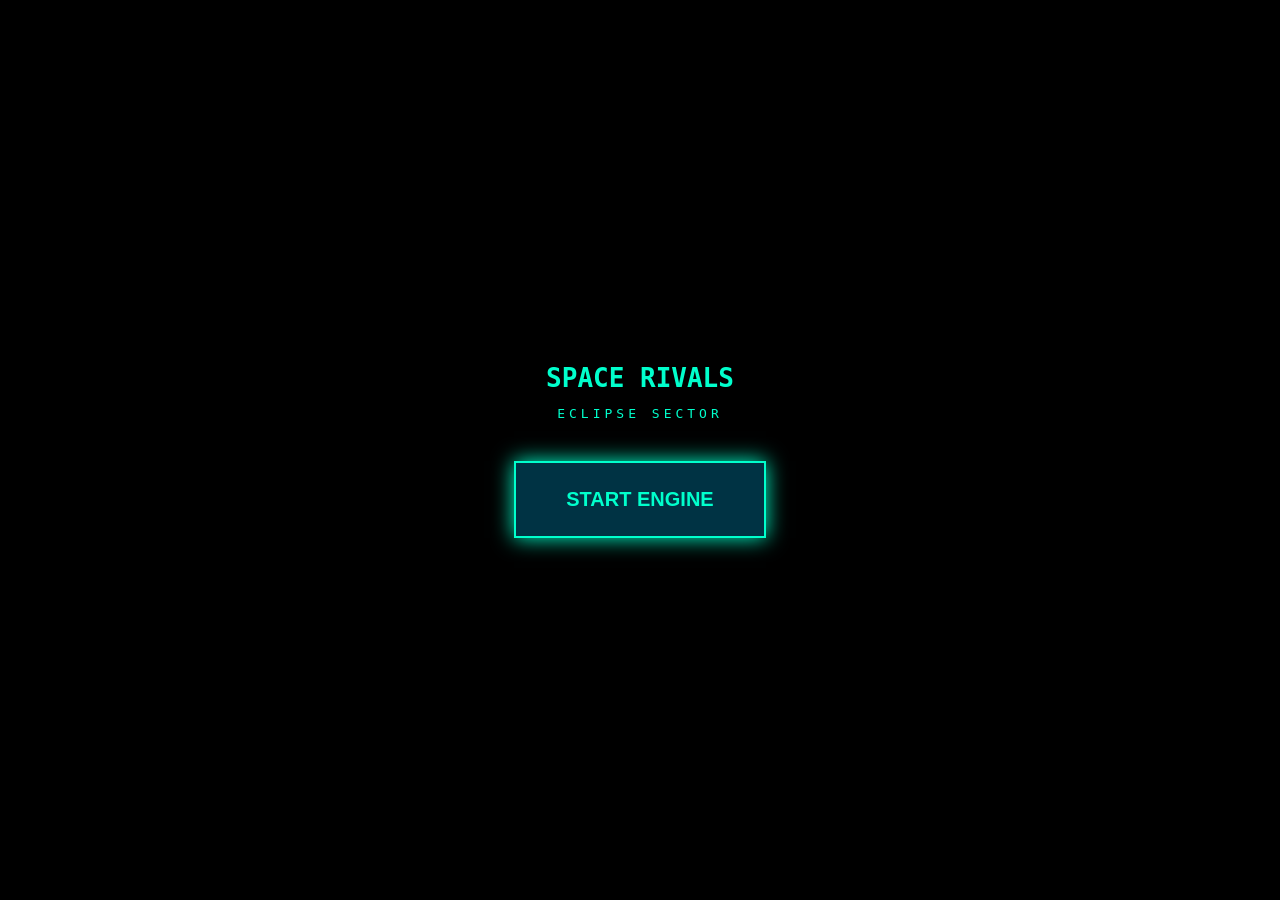
<file: spacerivals.html>
<!DOCTYPE html>
<html>
<head>
    <meta name="viewport" content="width=device-width, initial-scale=1, maximum-scale=1, user-scalable=no">
    <title>SPACE RIVALS: Eclipse Sector</title>
    <style>
        body { margin: 0; background: #000; color: #00ffcc; overflow: hidden; font-family: monospace; }
        canvas { display: block; position: fixed; top: 0; left: 0; z-index: 1; }
        
        /* THE START OVERLAY */
        #start-screen {
            position: fixed; top: 0; left: 0; width: 100%; height: 100%;
            background: #000; z-index: 999;
            display: flex; flex-direction: column; align-items: center; justify-content: center;
        }
        .glow-btn {
            background: #003344; border: 2px solid #00ffcc; color: #00ffcc;
            padding: 25px 50px; font-size: 20px; font-weight: bold;
            box-shadow: 0 0 20px #00ffcc; cursor: pointer; text-transform: uppercase;
        }
        
        /* HUD & DIALOGUE */
        #hud { position: fixed; top: 0; left: 0; width: 100%; z-index: 10; display: none; pointer-events: none; }
        #dialogue-box { 
            position: fixed; bottom: 20px; left: 5%; width: 90%; 
            background: rgba(0,20,40,0.9); border: 2px solid #00ffcc;
            padding: 15px; z-index: 20; display: none; pointer-events: auto;
        }
        #error-log { position: fixed; bottom: 0; width: 100%; font-size: 10px; color: red; z-index: 1000; pointer-events: none; }
    </style>
</head>
<body>

    <div id="error-log"></div>

    <div id="start-screen">
        <h1 style="margin:0">SPACE RIVALS</h1>
        <p style="letter-spacing:4px; margin-bottom:40px">ECLIPSE SECTOR</p>
        <button id="main-btn" class="glow-btn">START ENGINE</button>
    </div>

    <div id="hud">
        <div style="padding:15px; font-size:24px;">⚡ <span id="flux-val">0</span></div>
        <button id="spawn-btn" style="position:fixed; bottom:20px; right:20px; width:70px; height:70px; border-radius:50%; background:#003344; border:2px solid #00ffcc; color:#00ffcc; pointer-events:auto;">DEPLOY</button>
    </div>

    <div id="dialogue-box">
        <div id="speaker" style="font-weight:bold; color:#00ffcc; font-size:12px">COMMANDER VEX</div>
        <div id="text" style="color:white; margin:5px 0">...</div>
        <div style="text-align:right; font-size:10px">TAP TO CONTINUE ▼</div>
    </div>

    <canvas id="gameCanvas"></canvas>

    <script>
        // --- LOGGING ---
        function log(msg) { document.getElementById('error-log').innerText += msg + " | "; }

        // --- CORE VARIABLES ---
        const canvas = document.getElementById('gameCanvas');
        const ctx = canvas.getContext('2d');
        let state = 'START';
        let flux = 0;
        let units = [];
        let nodes = [{x:0.5, y:0.4, r:40, progress:0, owner:0}];
        let stars = [];
        let selectedUnit = null;

        // --- BUTTON HANDLER ---
        function handleStart() {
            try {
                log("Click Detected");
                document.getElementById('start-screen').style.display = 'none';
                document.getElementById('hud').style.display = 'block';
                
                // Initialize Stars
                for(let i=0; i<50; i++) stars.push({x: Math.random()*canvas.width, y: Math.random()*canvas.height, v: Math.random()*3+1});
                
                // Initialize Unit
                units.push({x: canvas.width/2, y: canvas.height-100, tx: canvas.width/2, ty: canvas.height-100});
                
                state = 'PLAY';
                document.getElementById('dialogue-box').style.display = 'block';
                document.getElementById('text').innerText = "Pilot, move to the center node to begin harvesting Flux.";
                
                log("Game Init Success");
                loop();
            } catch(e) { log("Error: " + e.message); }
        }

        const mainBtn = document.getElementById('main-btn');
        mainBtn.addEventListener('click', handleStart);
        mainBtn.addEventListener('touchstart', (e) => { e.preventDefault(); handleStart(); });

        // --- GAME LOOP ---
        function loop() {
            update();
            draw();
            requestAnimationFrame(loop);
        }

        function update() {
            flux += 0.05;
            document.getElementById('flux-val').innerText = Math.floor(flux);

            stars.forEach(s => {
                s.y += s.v;
                if(s.y > canvas.height) s.y = 0;
            });

            units.forEach(u => {
                u.x += (u.tx - u.x) * 0.1;
                u.y += (u.ty - u.y) * 0.1;

                nodes.forEach(n => {
                    let d = Math.hypot(u.x - n.x*canvas.width, u.y - n.y*canvas.height);
                    if(d < n.r) {
                        n.progress = Math.min(100, n.progress + 0.5);
                        if(n.progress === 100) n.owner = 1;
                    }
                });
            });
        }

        function draw() {
            ctx.fillStyle = '#000';
            ctx.fillRect(0,0,canvas.width, canvas.height);

            // Stars
            ctx.fillStyle = '#fff';
            stars.forEach(s => ctx.fillRect(s.x, s.y, 2, 2));

            // Nodes
            nodes.forEach(n => {
                ctx.beginPath();
                ctx.arc(n.x*canvas.width, n.y*canvas.height, n.r, 0, Math.PI*2);
                ctx.strokeStyle = n.owner ? '#00ffcc' : '#333';
                ctx.stroke();
                ctx.fillStyle = 'rgba(0,255,204,0.2)';
                ctx.beginPath();
                ctx.arc(n.x*canvas.width, n.y*canvas.height, n.r * (n.progress/100), 0, Math.PI*2);
                ctx.fill();
            });

            // Units
            units.forEach(u => {
                ctx.fillStyle = (u === selectedUnit) ? '#fff' : '#00aadd';
                ctx.beginPath();
                ctx.moveTo(u.x, u.y-15);
                ctx.lineTo(u.x+10, u.y+10);
                ctx.lineTo(u.x-10, u.y+10);
                ctx.fill();
            });
        }

        // --- INPUTS ---
        canvas.addEventListener('pointerdown', (e) => {
            const u = units.find(u => Math.hypot(u.x - e.clientX, u.y - e.clientY) < 40);
            if(u) selectedUnit = u;
            else if(selectedUnit) {
                selectedUnit.tx = e.clientX;
                selectedUnit.ty = e.clientY;
            }
        });

        document.getElementById('dialogue-box').addEventListener('click', () => {
            document.getElementById('dialogue-box').style.display = 'none';
        });

        document.getElementById('spawn-btn').addEventListener('click', () => {
            if(flux >= 50) {
                flux -= 50;
                units.push({x: canvas.width/2, y: canvas.height, tx: canvas.width/2, ty: canvas.height-100});
            }
        });

        function resize() { canvas.width = window.innerWidth; canvas.height = window.innerHeight; }
        window.onresize = resize;
        resize();
    </script>
</body>
</html>
</file>
<file: site.css>
*{margin:0;padding:0;box-sizing:border-box}
:root{--brand:#690000;--red:#d1122b;--red-soft:#ff6b78;--ink:#070304;--panel:#140a0c;--text:#f2e8e8;--dim:#c4b0b0;--line:#6b1620;--stage:clamp(240px,40vh,400px)}
html{background:var(--ink);scroll-behavior:smooth;scroll-padding-top:calc(var(--stage) + 12px)}
body{color:var(--text);font:17px/1.65 system-ui,-apple-system,"Segoe UI",Roboto,Helvetica,Arial,sans-serif;overflow-x:hidden;background:radial-gradient(120% 60% at 50% 0,#1a0709,var(--ink) 70%)}
a{color:inherit}
::selection{background:#690000;color:#fff1de}
/* the pointer: a drumstick. Its tip is the click point. Turn it off with the link in the footer. */
html[data-cursor="stick"],html[data-cursor="stick"] body{cursor:url("data:image/svg+xml,%3Csvg xmlns='http://www.w3.org/2000/svg' width='32' height='32' viewBox='0 0 32 32'%3E%3Cpath d='M2 2 L7 3 L29 25 Q31 28 28 29 Q25 30 23 28 L3 7 Z' fill='%23e8dccd' stroke='%23120708' stroke-width='1.4' stroke-linejoin='round'/%3E%3Ccircle cx='4' cy='4' r='3.6' fill='%23d1122b' stroke='%23120708' stroke-width='1.2'/%3E%3C/svg%3E") 3 3,auto}
html[data-cursor="stick"] a,html[data-cursor="stick"] button,html[data-cursor="stick"] summary,html[data-cursor="stick"] input[type=range],html[data-cursor="stick"] .frame{cursor:url("data:image/svg+xml,%3Csvg xmlns='http://www.w3.org/2000/svg' width='32' height='32' viewBox='0 0 32 32'%3E%3Cpath d='M2 2 L7 3 L29 25 Q31 28 28 29 Q25 30 23 28 L3 7 Z' fill='%23ffffff' stroke='%23120708' stroke-width='1.4' stroke-linejoin='round'/%3E%3Ccircle cx='4' cy='4' r='4.6' fill='%23ff3a52' stroke='%23ffffff' stroke-width='1.4'/%3E%3C/svg%3E") 3 3,pointer}
/* the stage: the drum kit stays at the top while the page scrolls under it */
.stage{position:sticky;top:0;z-index:30;height:var(--stage);background:#0a0506;border-bottom:1px solid var(--line);box-shadow:0 8px 24px rgba(0,0,0,.6)}
#kit{position:absolute;inset:0;width:100%;height:100%;display:block}
.bar{position:absolute;top:0;left:0;right:0;z-index:2;display:flex;align-items:center;gap:1rem;padding:.7rem 1rem;background:linear-gradient(180deg,rgba(7,3,4,.92),rgba(7,3,4,0))}
.logo{font-weight:800;letter-spacing:.28em;font-size:.8rem;text-decoration:none;color:#fff}
.bar nav{display:flex;gap:1.1rem}
.bar nav a{font-size:.72rem;letter-spacing:.22em;text-transform:uppercase;text-decoration:none;color:var(--dim);padding:.3rem 0;border-bottom:1px solid transparent}
.bar nav a:hover,.bar nav a.on{color:#fff;border-color:var(--red)}
.ctl{margin-left:auto;display:flex;align-items:center;gap:.7rem}
.snd{font:inherit;font-size:.74rem;font-weight:700;letter-spacing:.14em;text-transform:uppercase;color:#fff;background:var(--brand);border:1px solid #c0303a;border-radius:999px;padding:.45rem 1rem;min-height:40px;cursor:pointer}
.snd[aria-pressed=true]{background:#8a0a14;box-shadow:0 0 12px rgba(209,18,43,.6)}
.vol{display:flex;align-items:center;gap:.45rem;font-size:.7rem;letter-spacing:.12em;text-transform:uppercase;color:var(--dim)}
.vol input{width:6.5rem;accent-color:#d1122b;min-height:40px}
.vol output{min-width:2.6rem;color:#fff;font-variant-numeric:tabular-nums}
.vol button{font:inherit;color:#fff;background:transparent;border:1px solid #6b1620;border-radius:3px;width:34px;height:34px;cursor:pointer}
.now{position:absolute;left:1rem;bottom:.6rem;z-index:2;font:600 .72rem ui-monospace,Consolas,monospace;letter-spacing:.14em;text-transform:uppercase;color:#ffb3ba;background:rgba(7,3,4,.7);padding:.25rem .6rem;border-radius:3px}
button:focus-visible,a:focus-visible,input:focus-visible,summary:focus-visible,.frame:focus-visible{outline:2px solid #fff;outline-offset:3px}
main{position:relative;z-index:10}
.screen{max-width:1080px;margin:0 auto;padding:4.5rem 1.3rem 3rem;display:flex;flex-direction:column;justify-content:center;min-height:70vh}
.eyebrow{font-size:.78rem;letter-spacing:.3em;text-transform:uppercase;color:var(--red-soft);margin-bottom:.9rem;font-weight:600}
h1{font-size:clamp(2.8rem,11vw,7rem);line-height:.9;font-weight:800;letter-spacing:-.02em;color:#fff}
h1 span{display:block;letter-spacing:.06em;font-weight:200;color:#ffe3e6;font-size:.62em}
h2{font-size:clamp(1.8rem,5vw,3rem);line-height:1.05;letter-spacing:.1em;text-transform:uppercase;font-weight:700;color:#fff;margin-bottom:.8rem}
.lede{max-width:52ch;font-size:1.12rem;color:#eadbdb;margin:1.2rem 0 1.8rem}
.btn{display:inline-block;font:inherit;font-weight:700;text-decoration:none;color:#fff;background:linear-gradient(180deg,#8a0a0a,#690000);padding:.8rem 1.5rem;border-radius:3px;border:1px solid #c0303a;cursor:pointer;min-height:44px;transition:transform .2s,filter .2s}
.btn:hover{transform:translateY(-2px);filter:brightness(1.2)}
.btn.ghost{background:rgba(105,0,0,.25);border-color:#8a1a22}
.row{display:flex;flex-wrap:wrap;gap:1rem;align-items:center}
.quiet{color:var(--dim);font-size:.92rem;text-decoration:underline;text-underline-offset:3px}
.quiet:hover{color:#fff}
.grid,.records{display:grid;grid-template-columns:repeat(auto-fit,minmax(250px,1fr));gap:1.2rem;margin-top:1.6rem}
.card{position:relative;display:flex;flex-direction:column;gap:.5rem;padding:1.3rem;border:1px solid var(--line);border-radius:4px;background:var(--panel);text-decoration:none;transition:transform .2s,border-color .2s}
.card:hover{transform:translateY(-4px);border-color:var(--red-soft)}
.card b{font-size:1.15rem;letter-spacing:.03em;color:#fff;padding-right:3.5rem}
.card span{color:#e0cfcf;font-size:.95rem}
.card.hero{grid-column:1/-1;flex-direction:row;align-items:center;gap:1.4rem;padding:1.6rem;border-color:var(--red-soft)}
.card.hero b{font-size:1.7rem}
.card.hero>div:last-child{display:flex;flex-direction:column;gap:.4rem}
.disc{flex:none;width:84px;height:84px;border-radius:50%;background:repeating-radial-gradient(circle,#0a0506 0 3px,#1c0a0e 3px 4px),conic-gradient(from 0deg,#d1122b,#2a0710,#ff6a3d,#1b0610,#d1122b);position:relative}
.disc::after{content:"";position:absolute;inset:38%;border-radius:50%;background:#d1122b;box-shadow:0 0 0 4px #0a0506}
.records .card{align-items:flex-start}
/* symbols: what a card is, explained on hover and focus */
.tags{position:absolute;top:.6rem;right:.6rem;display:flex;gap:.3rem}
.tag{position:relative;font-style:normal;display:inline-flex;align-items:center;justify-content:center;min-width:1.7rem;height:1.7rem;border:1px solid #8a2a34;border-radius:999px;background:#1b0b0e;font-size:.85rem;cursor:help}
.tag::after{content:attr(data-tip);position:absolute;right:0;top:calc(100% + 6px);width:max-content;max-width:min(17rem,70vw);padding:.5rem .65rem;border-radius:4px;background:#000;border:1px solid var(--red-soft);color:#fff;font-size:.78rem;line-height:1.4;font-weight:400;letter-spacing:0;text-transform:none;opacity:0;pointer-events:none;transform:translateY(-3px);transition:opacity .15s,transform .15s;z-index:5}
.tag:hover::after,.tag:focus-visible::after{opacity:1;transform:none}
.strip{display:flex;gap:.9rem;margin-top:1.6rem;overflow:hidden;padding:.9rem 0;border-top:6px solid #111;border-bottom:6px solid #111;background:repeating-linear-gradient(90deg,transparent 0 22px,#050203 22px 30px)}
.frame{flex:none;width:130px;height:92px;background:#1a0b0e;border:1px solid #3a2326;display:flex;align-items:center;justify-content:center;color:#c9a5aa;font:inherit;font-size:.72rem;letter-spacing:.18em;text-transform:uppercase;position:relative;cursor:pointer}
.frame:hover{border-color:var(--red-soft);color:#fff}
.frame.found{background:#2a1013;color:#ffe3e6}
.frame.found::after{content:"";position:absolute;right:6px;top:6px;width:6px;height:6px;border-radius:50%;background:var(--red)}
.found-count{margin-top:.8rem;font-size:.75rem;letter-spacing:.22em;text-transform:uppercase;color:var(--dim)}
#toast{position:fixed;left:50%;bottom:54px;transform:translateX(-50%) translateY(20px);z-index:40;background:rgba(10,4,5,.96);border:1px solid var(--red-soft);color:#fff;padding:.7rem 1.1rem;border-radius:3px;font-size:.88rem;max-width:min(92vw,28rem);opacity:0;pointer-events:none;transition:opacity .25s,transform .25s}
#toast.on{opacity:1;transform:translateX(-50%) translateY(0)}
dialog#dino{background:#0a0405;color:#ffe3e6;border:1px solid var(--red-soft);border-radius:4px;padding:1.4rem 1.6rem;max-width:min(94vw,40rem)}
dialog#dino::backdrop{background:rgba(0,0,0,.8)}
dialog#dino pre{font:14px/1.15 ui-monospace,Consolas,monospace;color:#ff8a96;overflow:auto;margin:0 0 1rem}
dialog#dino button{font:inherit;color:#fff;background:transparent;border:1px solid rgba(255,255,255,.4);border-radius:3px;padding:.5rem 1rem;min-height:44px;cursor:pointer}
html.neg{filter:invert(1) hue-rotate(180deg)}
.end{text-align:center;align-items:center}
.end h2{font-size:clamp(2.6rem,10vw,6rem)}
footer{position:relative;z-index:10;text-align:center;color:var(--dim);font-size:.88rem;padding:2rem 1rem 4.5rem}
footer a,footer button{color:#ff8a96;text-decoration:none;font:inherit;background:none;border:0;cursor:pointer;text-decoration:underline;text-underline-offset:3px}
/* the little record deck that plays the page */
.deck{position:fixed;right:12px;bottom:12px;z-index:21;width:min(150px,28vw);padding:0;border:0;background:transparent;cursor:pointer;filter:drop-shadow(0 6px 14px rgba(0,0,0,.7))}
.deck svg{display:block;width:100%;height:auto;overflow:visible}
.deck .rec{transform-box:fill-box;transform-origin:center;animation:spin 2.4s linear infinite;animation-play-state:paused}
.deck[aria-pressed=true] .rec{animation-play-state:running}
.deck .arm{transition:transform 1.2s cubic-bezier(.35,.05,.25,1)}
.deck .tag2{position:absolute;left:0;right:0;bottom:-1.3rem;text-align:center;font-size:.6rem;letter-spacing:.2em;text-transform:uppercase;color:var(--dim);pointer-events:none}
@keyframes spin{to{transform:rotate(360deg)}}
/* the mixing desk */
.mixer{width:min(100%,62rem);margin:1.4rem auto 0;padding:1.2rem;border:1px solid var(--line);border-radius:4px;background:var(--panel);text-align:left}
.mixer h3{font-size:.85rem;letter-spacing:.26em;text-transform:uppercase;color:#fff;margin-bottom:.2rem}
.mixer .say{font-size:.9rem;color:var(--dim);min-height:1.5em;margin-bottom:.9rem}
.stems{display:grid;grid-template-columns:repeat(auto-fit,minmax(130px,1fr));gap:.7rem}
.stem{display:flex;flex-direction:column;gap:.45rem;padding:.7rem .6rem;border:1px solid #4a141b;border-top:3px solid var(--hue,#d1122b);border-radius:3px;background:#0d0607}
.stem.off{opacity:.45}.stem.solo{box-shadow:0 0 0 1px var(--hue)}
.stem b{font-size:.78rem;letter-spacing:.18em;text-transform:uppercase;color:#fff}
.stem small{color:var(--dim);font-size:.72rem;margin-top:-.3rem}
.sm{display:flex;gap:.4rem}
.stem button,.chips button{flex:1;font:inherit;font-size:.74rem;font-weight:800;letter-spacing:.08em;color:#f0dede;background:#2a0d12;border:1px solid #6b1620;border-radius:3px;padding:.3rem .5rem;min-height:40px;cursor:pointer}
.stem button[aria-pressed=true]{background:#8a0a14;color:#fff;border-color:#ff6b78}
.chips{display:flex;flex-wrap:wrap;gap:.3rem}
.chips button{flex:1 1 40%;min-height:34px;font-size:.7rem;font-weight:600}
.chips button[aria-pressed=false]{opacity:.5;text-decoration:line-through}
.stem input,.knobs input{width:100%;accent-color:#d1122b;min-height:40px}
.knobs{display:flex;flex-wrap:wrap;gap:1rem;align-items:center;justify-content:center;margin-top:1rem}
.knobs label{display:flex;align-items:center;gap:.6rem;font-size:.74rem;letter-spacing:.14em;text-transform:uppercase;color:var(--dim)}
.knobs label input{width:9rem}.knobs output{min-width:7rem;color:#fff;letter-spacing:.04em;text-transform:none}
.expand{margin-top:1.1rem;text-align:center}
.mixer.idle .stems,.mixer.idle .knobs{opacity:.5}
button:disabled,input:disabled{cursor:not-allowed}
#mm{margin:1.4rem auto 0;width:min(100%,72rem);text-align:left}
#mm[hidden]{display:none}
/* how it was made + timeline */
.how{align-items:stretch;min-height:0;padding-top:4rem}
.how h2{font-size:clamp(1.6rem,4.4vw,2.6rem)}
.how .lede{max-width:62ch}
.tech{display:grid;grid-template-columns:repeat(auto-fit,minmax(260px,1fr));gap:.8rem;margin:1.4rem 0 2.4rem}
.tech details{border:1px solid var(--line);border-radius:3px;background:var(--panel);padding:.2rem 1rem}
.tech summary{cursor:pointer;padding:.7rem 0;font-weight:700;color:#fff;list-style:none}
.tech summary::-webkit-details-marker{display:none}
.tech summary::after{content:"+";float:right;color:var(--red-soft)}
.tech details[open] summary::after{content:"\2212"}
.tech p{font-size:.92rem;color:#eadbdb;padding-bottom:.8rem}
.tech p a{color:#ff9aa5}
.tl{list-style:none;position:relative;margin:1.2rem 0 0;padding-left:1.4rem;border-left:2px solid #6b1620}
.tl li{position:relative;padding:0 0 1.15rem .4rem}
.tl li::before{content:"";position:absolute;left:-1.78rem;top:.45rem;width:.7rem;height:.7rem;border-radius:50%;background:#690000;border:2px solid var(--red-soft)}
.tl time{display:block;font-size:.7rem;letter-spacing:.22em;text-transform:uppercase;color:var(--red-soft)}
.tl b{color:#fff}.tl span{color:#e0cfcf;font-size:.95rem}.tl a{color:#fff;text-decoration:underline;text-decoration-color:#8a1a22;text-underline-offset:3px}
.tl-note{font-size:.85rem;color:var(--dim);max-width:62ch;margin-top:.4rem}
@media (max-width:700px){:root{--stage:clamp(210px,34vh,300px)}.bar nav{display:none}.vol input{width:4.5rem}.vol span{display:none}.deck{width:90px}.deck .tag2{display:none}.card.hero{flex-direction:column;align-items:flex-start}.screen{padding-top:3rem}.now{font-size:.62rem}}
@media (prefers-reduced-motion:reduce){*,*::before,*::after{animation:none!important;transition:none!important}html{scroll-behavior:auto}}
</file>
<file: hub.css>
/* Dre Darklabs hub — shared by index.html and lab.html.
   Same tokens as MeowSynth / MonkeyBeat: red on black, monospace. */
:root {
  --bg: #060607;
  --bg-panel: #0e0b0c;
  --line: #2a1418;
  --fg: #f2e4e6;
  --dim: #7a6468;
  --accent: #ff2f4e;
  --accent2: #ff8a3d;
  --glow: rgba(255, 47, 78, 0.4);
}

* { box-sizing: border-box; }

html { background: var(--bg); }
body {
  margin: 0;
  min-height: 100vh;
  background: var(--bg);
  color: var(--fg);
  font-family: "SF Mono", "Cascadia Code", "JetBrains Mono", Menlo, Consolas, "Courier New", monospace;
  line-height: 1.5;
  -webkit-text-size-adjust: 100%;
}
body::before { /* faint scanlines */
  content: "";
  position: fixed; inset: 0;
  background: repeating-linear-gradient(0deg, rgba(255,255,255,0.018) 0 1px, transparent 1px 3px);
  pointer-events: none;
  z-index: 0;
}

a { color: var(--accent); text-decoration: none; }
a:hover { color: var(--accent2); }
:focus-visible { outline: 2px solid var(--accent2); outline-offset: 3px; }

.wrap { position: relative; z-index: 1; width: 100%; max-width: 1240px; margin: 0 auto; padding: 0 16px; }

/* ---------- top bar ---------- */
.bar { display: flex; align-items: center; justify-content: space-between; gap: 12px; padding: 18px 0; border-bottom: 1px solid var(--line); font-size: 13px; }
.brand { display: flex; align-items: center; gap: 10px; color: var(--fg); letter-spacing: 1px; }
.brand b { display: inline-grid; place-items: center; width: 30px; height: 30px; border: 1px solid var(--accent); color: var(--accent); border-radius: 4px; font-size: 12px; text-shadow: 0 0 8px var(--glow); }
.bar nav { display: flex; gap: 18px; color: var(--dim); }
.bar nav a { color: var(--dim); }
.bar nav a:hover { color: var(--accent); }

/* ---------- hero ---------- */
.hero { text-align: center; padding: 8vh 0 6vh; }
.ascii { display: inline-flex; gap: clamp(16px, 6vw, 72px); align-items: flex-end; justify-content: center; flex-wrap: wrap; margin: 0 0 8px; }
.ascii pre { margin: 0; text-align: left; color: var(--accent); font-size: 15px; line-height: 1.3; text-shadow: 0 0 12px var(--glow); }
.ascii pre.alt { color: var(--accent2); text-shadow: 0 0 12px rgba(255, 138, 61, 0.45); }
.hero h1 { margin: 10px 0 0; font-size: clamp(38px, 9vw, 88px); letter-spacing: clamp(2px, 1.2vw, 12px); line-height: 1.05; text-shadow: 0 0 28px var(--glow); }
.blink { color: var(--accent); animation: blink 1.1s steps(1) infinite; }
@keyframes blink { 50% { opacity: 0; } }
.hero .tag { color: var(--dim); margin: 14px auto 0; max-width: 46ch; font-size: 14px; }
.cta { display: inline-block; margin-top: 30px; background: var(--accent); color: #1a0004; font-weight: 700; font-size: 16px; letter-spacing: 0.5px; padding: 16px 28px; border-radius: 6px; transition: filter 0.15s, transform 0.15s; box-shadow: 0 0 34px var(--glow); }
.cta:hover { color: #1a0004; filter: brightness(1.1); }
.cta:active { transform: translateY(1px); }
.chips { display: flex; flex-wrap: wrap; gap: 10px; justify-content: center; margin-top: 26px; }
.chip { border: 1px solid var(--line); border-radius: 999px; padding: 7px 14px; font-size: 12px; color: var(--dim); background: var(--bg-panel); }
.chip:hover { border-color: var(--accent); color: var(--accent); }

/* ---------- archive (deliberately quiet) ---------- */
.archive { margin: 4vh 0 0; padding: 26px 0 60px; border-top: 1px solid var(--line); }
.archive h2 { margin: 0 0 4px; font-size: 12px; letter-spacing: 3px; color: var(--dim); font-weight: 400; text-transform: uppercase; }
.archive > .wrap > p { margin: 0 0 16px; font-size: 12px; color: #55464a; }
.arc-grid { display: grid; grid-template-columns: repeat(auto-fit, minmax(210px, 1fr)); gap: 10px; }
.arc { display: block; padding: 12px 14px; border: 1px solid #1a1012; border-radius: 6px; color: var(--dim); font-size: 12px; background: transparent; opacity: 0.85; }
.arc b { display: block; color: #b9a3a7; font-weight: 600; margin-bottom: 2px; font-size: 13px; }
.arc:hover { border-color: var(--line); opacity: 1; color: var(--fg); }
.arc .wip { float: right; font-size: 10px; letter-spacing: 1px; border: 1px solid #3a2226; color: var(--accent2); border-radius: 3px; padding: 0 5px; }

footer { position: relative; z-index: 1; text-align: center; color: #55464a; font-size: 11px; padding: 0 16px 30px; }

/* ---------- lab page ---------- */
.lab-head { text-align: center; padding: 34px 0 6px; }
.lab-head h1 { margin: 0; font-size: clamp(28px, 6vw, 44px); letter-spacing: 6px; text-shadow: 0 0 20px var(--glow); }
.lab-head p { margin: 8px 0 0; color: var(--dim); font-size: 13px; }

.picker { display: grid; grid-template-columns: repeat(3, 1fr); gap: 12px; margin: 26px 0 8px; }
.pick { text-align: left; font: inherit; color: var(--fg); background: var(--bg-panel); border: 1px solid var(--line); border-radius: 8px; padding: 16px 16px 14px; cursor: pointer; transition: border-color 0.15s, box-shadow 0.15s, transform 0.15s; }
.pick:hover { border-color: var(--accent); transform: translateY(-1px); }
.pick[aria-pressed="true"] { border-color: var(--accent); box-shadow: 0 0 0 1px var(--accent), 0 0 26px var(--glow); }
.pick .ico { display: block; color: var(--accent); font-size: 12px; line-height: 1.25; white-space: pre; margin-bottom: 10px; min-height: 3.75em; text-shadow: 0 0 10px var(--glow); }
.pick .ico.alt { color: var(--accent2); }
.pick strong { display: block; font-size: 16px; letter-spacing: 1px; }
.pick span.d { display: block; color: var(--dim); font-size: 12px; margin-top: 4px; }
.pick.both { background: linear-gradient(135deg, rgba(255,47,78,0.10), rgba(255,138,61,0.08)); }

.hint { color: var(--dim); font-size: 12px; text-align: center; margin: 10px 0 0; min-height: 1.5em; }

.stage { display: grid; gap: 14px; margin: 18px 0 40px; grid-template-columns: 1fr; }
.stage.two { grid-template-columns: 1fr 1fr; align-items: start; }
.panel { border: 1px solid var(--line); border-radius: 8px; background: #08080a; overflow: hidden; min-width: 0; transition: border-color 0.15s, box-shadow 0.15s; }
.panel.active { border-color: var(--accent); box-shadow: 0 0 22px rgba(255,47,78,0.25); }
.panel[hidden] { display: none; }
.p-head { display: flex; align-items: center; justify-content: space-between; gap: 10px; padding: 8px 12px; border-bottom: 1px solid var(--line); font-size: 12px; color: var(--dim); background: var(--bg-panel); }
.p-head b { color: var(--fg); letter-spacing: 1px; }
.p-head .acts { display: flex; gap: 12px; }
.p-head button { font: inherit; background: none; border: none; color: var(--dim); cursor: pointer; padding: 0; }
.p-head button:hover, .p-head a:hover { color: var(--accent); }
.p-head a { color: var(--dim); }
.panel iframe { display: block; width: 100%; min-height: 760px; border: 0; background: var(--bg); }

@media (max-width: 1099px) { .stage.two { grid-template-columns: 1fr; } }
@media (max-width: 720px) {
  .picker { grid-template-columns: 1fr; }
  .pick .ico { display: none; }
  .bar nav { gap: 12px; }
  .panel iframe { min-height: 680px; }
}
@media (prefers-reduced-motion: reduce) {
  .blink { animation: none; }
  .pick, .cta { transition: none; }
}
</file>
